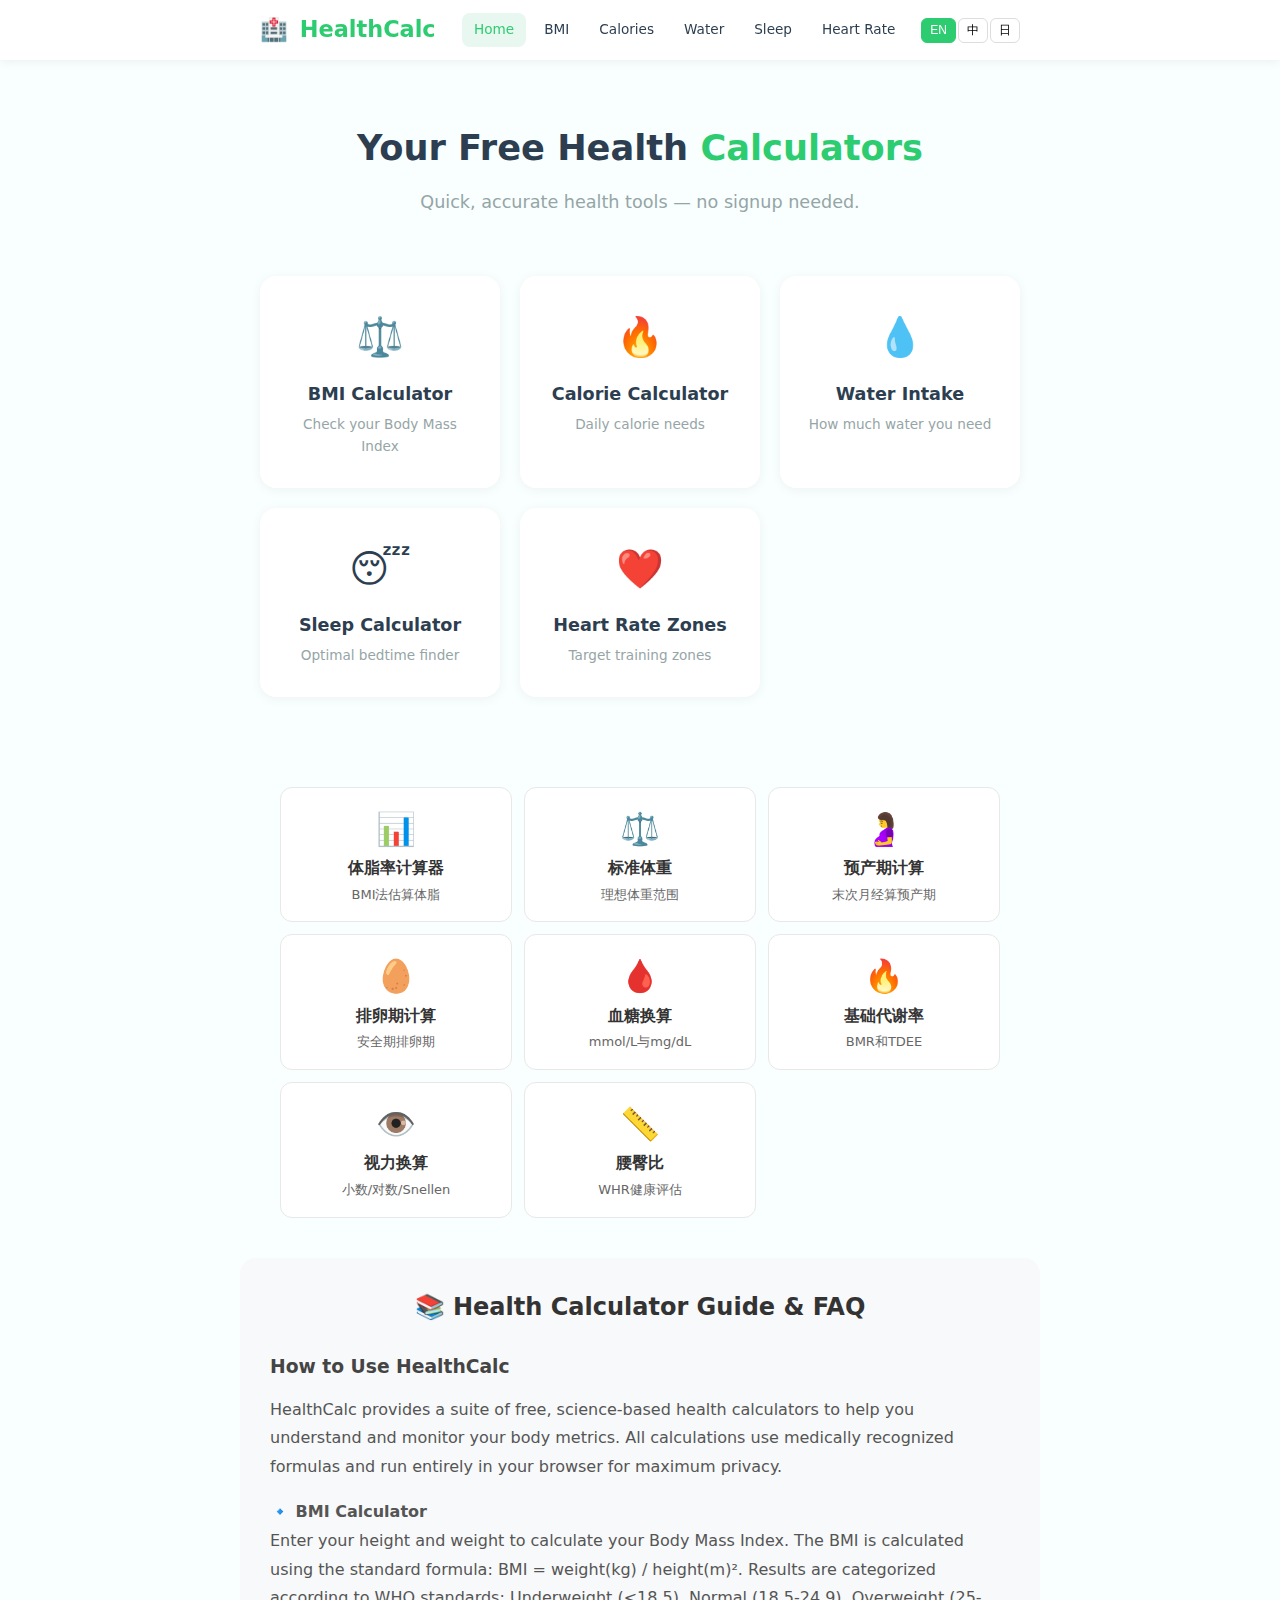
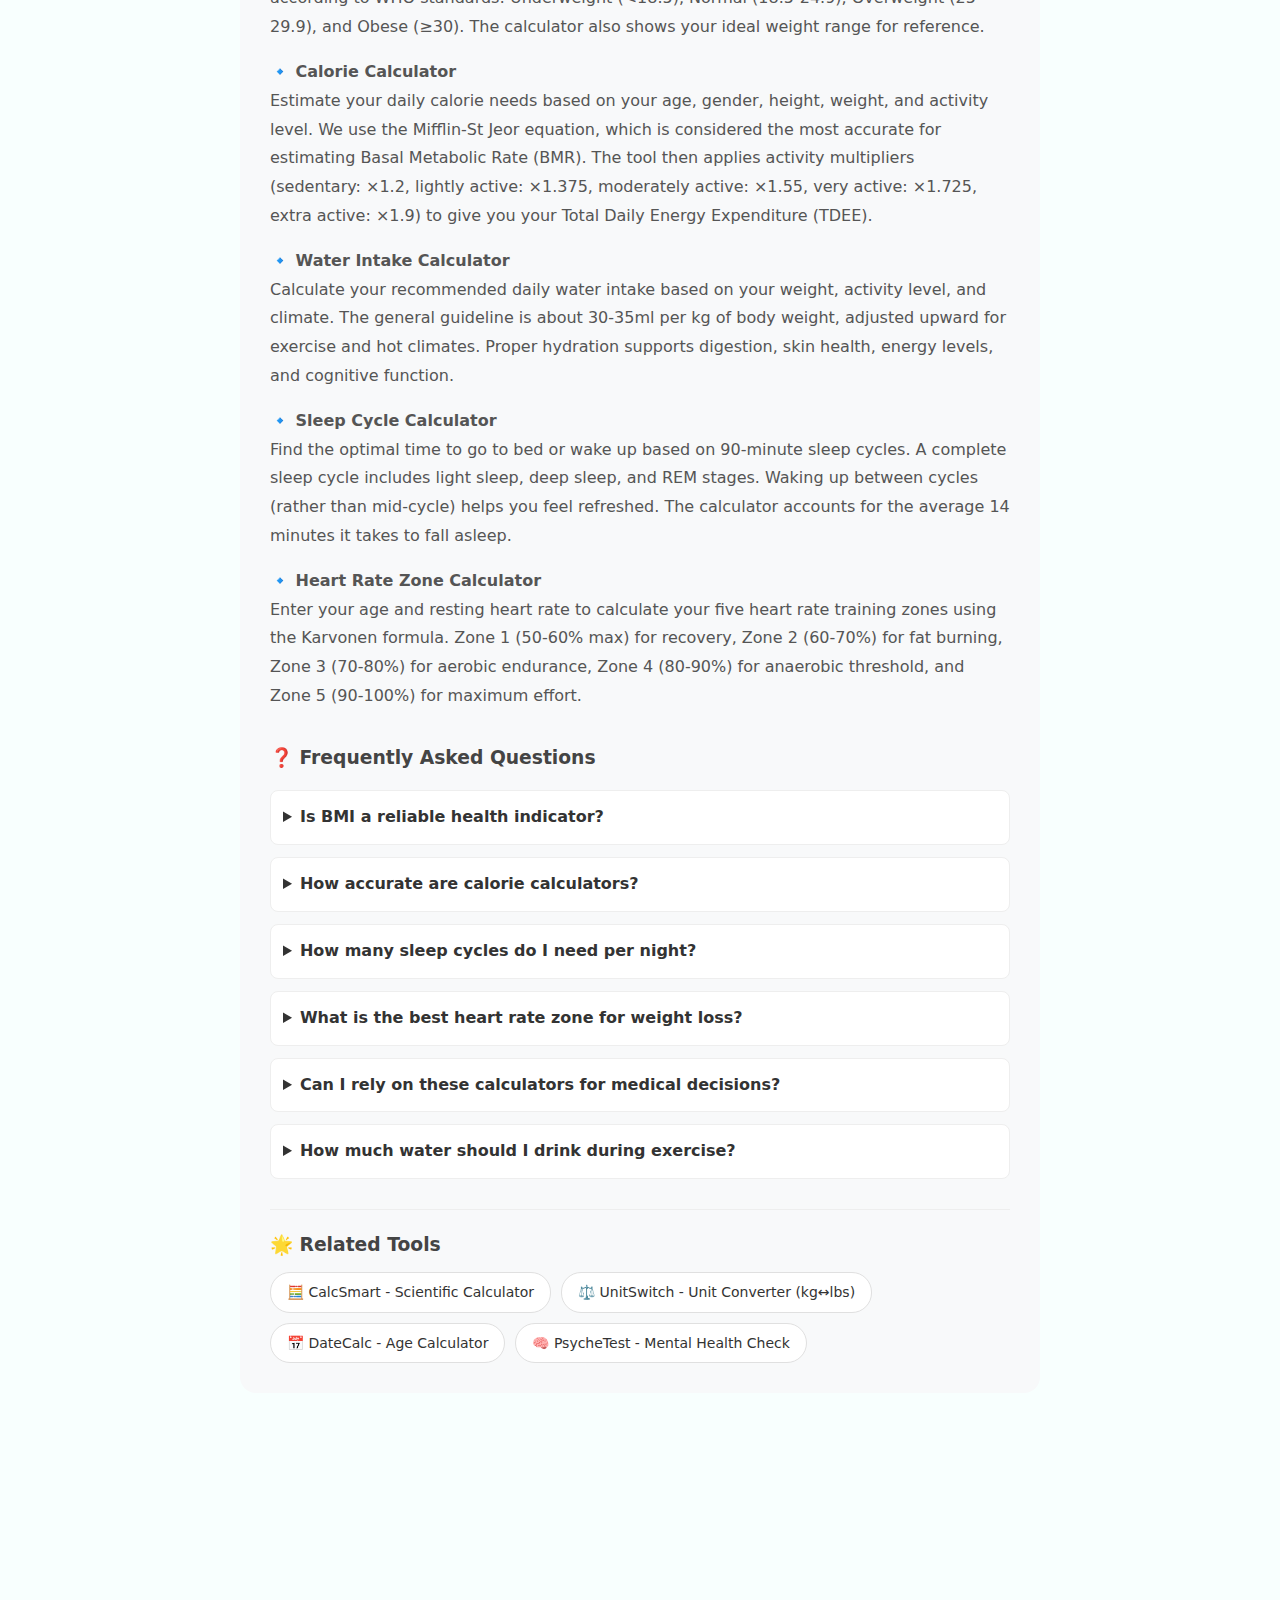
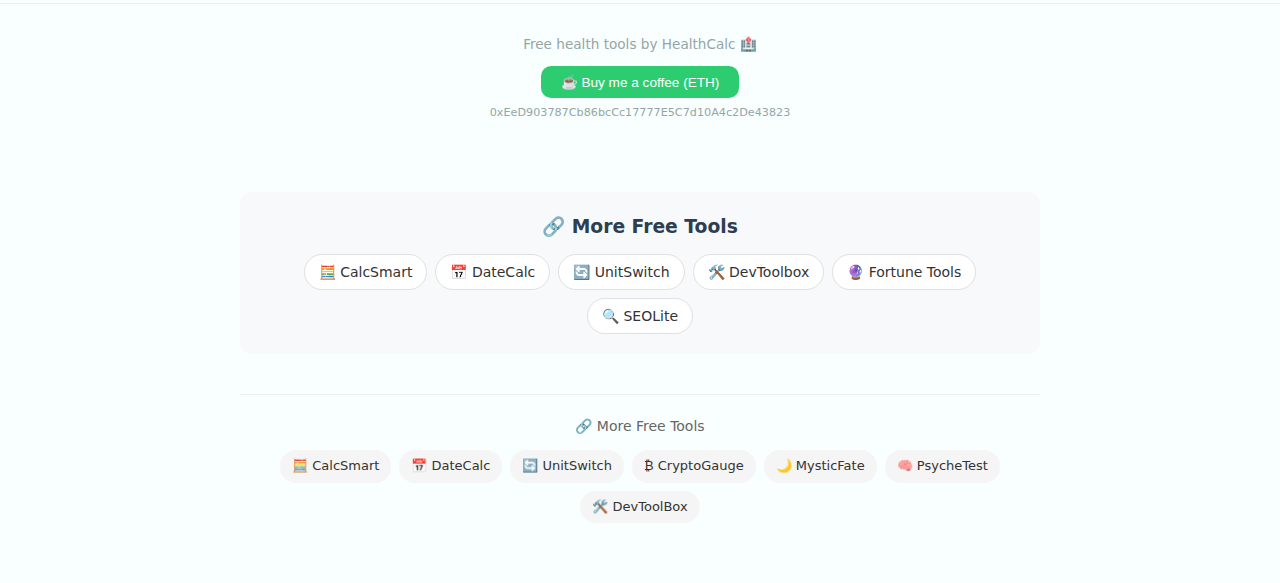
<file: index.html>
<!DOCTYPE html>
<html lang="en">
<head>
<meta charset="UTF-8"><meta name="viewport" content="width=device-width,initial-scale=1">
<title>HealthCalc 🏥 - Free Health Calculators | BMI, Calorie, Sleep Calculator</title>
<meta name="description" content="Free online health calculators: BMI calculator, calorie calculator, water intake, sleep cycle calculator, heart rate zones. No signup needed.">
<meta name="keywords" content="BMI calculator, calorie calculator, sleep cycle calculator, water intake calculator, heart rate zones, health tools">
<link rel="canonical" href="https://rorojiao.github.io/healthcalc/">
<meta property="og:title" content="HealthCalc - Free Health Calculators">
<meta property="og:description" content="Quick, accurate health calculators. BMI, calories, water intake, sleep cycles, heart rate zones.">
<meta property="og:url" content="https://rorojiao.github.io/healthcalc/">
    <meta property="og:image" content="https://rorojiao.github.io/healthcalc/og-image.png">
    <meta name="twitter:card" content="summary_large_image">
    <meta name="twitter:title" content="HealthCalc - Free Health Calculators">
    <meta name="twitter:description" content="Quick, accurate health calculators. BMI, calories, water intake, sleep cycles, heart rate zones.">
<link rel="stylesheet" href="style.css">
    <script type="application/ld+json">
    {
        "@context": "https://schema.org",
        "@type": "WebApplication",
        "name": "HealthCalc 🏥 - Free Health Calculators | BMI, Calorie, Sleep Calculator",
        "description": "Free online health calculators: BMI calculator, calorie calculator, water intake, sleep cycle calculator, heart rate zones. No signup needed.",
        "url": "https://rorojiao.github.io/healthcalc/",
        "applicationCategory": "UtilityApplication",
        "operatingSystem": "All",
        "offers": { "@type": "Offer", "price": "0", "priceCurrency": "USD" }
    }
    </script>
</head>
<body>
<nav><div class="container">
  <a href="index.html" class="logo"><span>🏥</span> HealthCalc</a>
  <div class="nav-links">
    <a href="index.html" class="active" data-i18n="nav.home">Home</a>
    <a href="bmi.html" data-i18n="nav.bmi">BMI</a>
    <a href="calories.html" data-i18n="nav.calories">Calories</a>
    <a href="water.html" data-i18n="nav.water">Water</a>
    <a href="sleep.html" data-i18n="nav.sleep">Sleep</a>
    <a href="heart-rate.html" data-i18n="nav.heart">Heart Rate</a>
    <div class="lang-sw">
      <button data-lang="en" onclick="setLang('en')">EN</button>
      <button data-lang="zh" onclick="setLang('zh')">中</button>
      <button data-lang="ja" onclick="setLang('ja')">日</button>
    </div>
  </div>
</div></nav>

<div class="container">
  <div class="hero">
    <h1 data-i18n="home.title">Your Free Health <span class="accent">Calculators</span></h1>
    <p data-i18n="home.sub">Quick, accurate health tools — no signup needed.</p>
  </div>
  <div class="cards" id="card-grid"></div>
  <div style="max-width:900px;margin:30px auto;display:grid;grid-template-columns:repeat(auto-fill,minmax(200px,1fr));gap:12px;padding:0 20px">
    <a href="body-fat.html" style="padding:16px;background:#fff;border-radius:12px;text-decoration:none;color:#333;border:1px solid #e8e8e8;text-align:center"><div style="font-size:32px">📊</div><b>体脂率计算器</b><p style="font-size:13px;color:#666;margin-top:4px">BMI法估算体脂</p></a>
    <a href="ideal-weight.html" style="padding:16px;background:#fff;border-radius:12px;text-decoration:none;color:#333;border:1px solid #e8e8e8;text-align:center"><div style="font-size:32px">⚖️</div><b>标准体重</b><p style="font-size:13px;color:#666;margin-top:4px">理想体重范围</p></a>
    <a href="pregnancy.html" style="padding:16px;background:#fff;border-radius:12px;text-decoration:none;color:#333;border:1px solid #e8e8e8;text-align:center"><div style="font-size:32px">🤰</div><b>预产期计算</b><p style="font-size:13px;color:#666;margin-top:4px">末次月经算预产期</p></a>
    <a href="ovulation.html" style="padding:16px;background:#fff;border-radius:12px;text-decoration:none;color:#333;border:1px solid #e8e8e8;text-align:center"><div style="font-size:32px">🥚</div><b>排卵期计算</b><p style="font-size:13px;color:#666;margin-top:4px">安全期排卵期</p></a>
    <a href="blood-sugar.html" style="padding:16px;background:#fff;border-radius:12px;text-decoration:none;color:#333;border:1px solid #e8e8e8;text-align:center"><div style="font-size:32px">🩸</div><b>血糖换算</b><p style="font-size:13px;color:#666;margin-top:4px">mmol/L与mg/dL</p></a>
    <a href="bmr.html" style="padding:16px;background:#fff;border-radius:12px;text-decoration:none;color:#333;border:1px solid #e8e8e8;text-align:center"><div style="font-size:32px">🔥</div><b>基础代谢率</b><p style="font-size:13px;color:#666;margin-top:4px">BMR和TDEE</p></a>
    <a href="vision.html" style="padding:16px;background:#fff;border-radius:12px;text-decoration:none;color:#333;border:1px solid #e8e8e8;text-align:center"><div style="font-size:32px">👁️</div><b>视力换算</b><p style="font-size:13px;color:#666;margin-top:4px">小数/对数/Snellen</p></a>
    <a href="waist.html" style="padding:16px;background:#fff;border-radius:12px;text-decoration:none;color:#333;border:1px solid #e8e8e8;text-align:center"><div style="font-size:32px">📏</div><b>腰臀比</b><p style="font-size:13px;color:#666;margin-top:4px">WHR健康评估</p></a>
  </div>
</div>


<section class="faq-section" style="max-width:800px;margin:40px auto;padding:30px;background:#f8f9fa;border-radius:16px;">
<h2 style="text-align:center;margin-bottom:24px;color:#333;">📚 Health Calculator Guide & FAQ</h2>

<div class="guide" style="margin-bottom:30px;line-height:1.8;color:#555;">
<h3 style="color:#444;margin-bottom:12px;">How to Use HealthCalc</h3>
<p>HealthCalc provides a suite of free, science-based health calculators to help you understand and monitor your body metrics. All calculations use medically recognized formulas and run entirely in your browser for maximum privacy.</p>

<h4 style="margin-top:16px;">🔹 BMI Calculator</h4>
<p>Enter your height and weight to calculate your Body Mass Index. The BMI is calculated using the standard formula: BMI = weight(kg) / height(m)². Results are categorized according to WHO standards: Underweight (&lt;18.5), Normal (18.5-24.9), Overweight (25-29.9), and Obese (≥30). The calculator also shows your ideal weight range for reference.</p>

<h4 style="margin-top:16px;">🔹 Calorie Calculator</h4>
<p>Estimate your daily calorie needs based on your age, gender, height, weight, and activity level. We use the Mifflin-St Jeor equation, which is considered the most accurate for estimating Basal Metabolic Rate (BMR). The tool then applies activity multipliers (sedentary: ×1.2, lightly active: ×1.375, moderately active: ×1.55, very active: ×1.725, extra active: ×1.9) to give you your Total Daily Energy Expenditure (TDEE).</p>

<h4 style="margin-top:16px;">🔹 Water Intake Calculator</h4>
<p>Calculate your recommended daily water intake based on your weight, activity level, and climate. The general guideline is about 30-35ml per kg of body weight, adjusted upward for exercise and hot climates. Proper hydration supports digestion, skin health, energy levels, and cognitive function.</p>

<h4 style="margin-top:16px;">🔹 Sleep Cycle Calculator</h4>
<p>Find the optimal time to go to bed or wake up based on 90-minute sleep cycles. A complete sleep cycle includes light sleep, deep sleep, and REM stages. Waking up between cycles (rather than mid-cycle) helps you feel refreshed. The calculator accounts for the average 14 minutes it takes to fall asleep.</p>

<h4 style="margin-top:16px;">🔹 Heart Rate Zone Calculator</h4>
<p>Enter your age and resting heart rate to calculate your five heart rate training zones using the Karvonen formula. Zone 1 (50-60% max) for recovery, Zone 2 (60-70%) for fat burning, Zone 3 (70-80%) for aerobic endurance, Zone 4 (80-90%) for anaerobic threshold, and Zone 5 (90-100%) for maximum effort.</p>
</div>

<div class="faq-list" style="line-height:1.8;">
<h3 style="color:#444;margin-bottom:16px;">❓ Frequently Asked Questions</h3>

<details style="margin-bottom:12px;padding:12px;background:#fff;border-radius:8px;border:1px solid #eee;">
<summary style="font-weight:600;cursor:pointer;color:#333;">Is BMI a reliable health indicator?</summary>
<p style="margin-top:8px;color:#666;">BMI is a useful screening tool but has limitations. It doesn't distinguish between muscle and fat mass, so athletes may show a high BMI despite being healthy. It also doesn't account for body fat distribution. For a more complete picture, consider using BMI alongside waist circumference and body fat percentage measurements.</p>
</details>

<details style="margin-bottom:12px;padding:12px;background:#fff;border-radius:8px;border:1px solid #eee;">
<summary style="font-weight:600;cursor:pointer;color:#333;">How accurate are calorie calculators?</summary>
<p style="margin-top:8px;color:#666;">The Mifflin-St Jeor equation we use is estimated to be within 10% of actual metabolic rate for most people. However, individual metabolism varies based on genetics, muscle mass, hormonal factors, and more. Use the result as a starting point and adjust based on your real-world results over 2-4 weeks.</p>
</details>

<details style="margin-bottom:12px;padding:12px;background:#fff;border-radius:8px;border:1px solid #eee;">
<summary style="font-weight:600;cursor:pointer;color:#333;">How many sleep cycles do I need per night?</summary>
<p style="margin-top:8px;color:#666;">Most adults need 5-6 complete sleep cycles (7.5-9 hours) per night. However, sleep needs vary by age and individual. Teens may need 6 cycles (9 hours), while some adults function well on 5 cycles (7.5 hours). The key is to wake up at the end of a cycle rather than in the middle of one.</p>
</details>

<details style="margin-bottom:12px;padding:12px;background:#fff;border-radius:8px;border:1px solid #eee;">
<summary style="font-weight:600;cursor:pointer;color:#333;">What is the best heart rate zone for weight loss?</summary>
<p style="margin-top:8px;color:#666;">While Zone 2 (60-70% max HR) is often called the "fat burning zone" because a higher percentage of calories come from fat, higher intensity zones burn more total calories per minute. For weight loss, a mix of Zone 2 steady-state cardio and Zone 4 interval training is most effective. Consistency matters more than zone selection.</p>
</details>

<details style="margin-bottom:12px;padding:12px;background:#fff;border-radius:8px;border:1px solid #eee;">
<summary style="font-weight:600;cursor:pointer;color:#333;">Can I rely on these calculators for medical decisions?</summary>
<p style="margin-top:8px;color:#666;">These calculators are designed for general wellness information and should not replace professional medical advice. They use standard, peer-reviewed formulas but cannot account for individual health conditions. Always consult with a healthcare provider for medical decisions, especially if you have existing health conditions.</p>
</details>

<details style="margin-bottom:12px;padding:12px;background:#fff;border-radius:8px;border:1px solid #eee;">
<summary style="font-weight:600;cursor:pointer;color:#333;">How much water should I drink during exercise?</summary>
<p style="margin-top:8px;color:#666;">The American College of Sports Medicine recommends drinking 500ml of water 2 hours before exercise, 200-300ml every 15-20 minutes during exercise, and at least 500ml after exercise for every pound of body weight lost during the workout. In hot weather, increase these amounts by 25-50%.</p>
</details>
</div>

<div class="related" style="margin-top:30px;padding-top:20px;border-top:1px solid #eee;">
<h3 style="color:#444;margin-bottom:12px;">🌟 Related Tools</h3>
<div style="display:flex;flex-wrap:wrap;gap:10px;">
<a href="https://rorojiao.github.io/calcsmart/" style="padding:8px 16px;background:#fff;border-radius:20px;text-decoration:none;color:#333;border:1px solid #e0e0e0;font-size:14px;">🧮 CalcSmart - Scientific Calculator</a>
<a href="https://rorojiao.github.io/unitswitch/" style="padding:8px 16px;background:#fff;border-radius:20px;text-decoration:none;color:#333;border:1px solid #e0e0e0;font-size:14px;">⚖️ UnitSwitch - Unit Converter (kg↔lbs)</a>
<a href="https://rorojiao.github.io/datecalc/" style="padding:8px 16px;background:#fff;border-radius:20px;text-decoration:none;color:#333;border:1px solid #e0e0e0;font-size:14px;">📅 DateCalc - Age Calculator</a>
<a href="https://rorojiao.github.io/psychetest/" style="padding:8px 16px;background:#fff;border-radius:20px;text-decoration:none;color:#333;border:1px solid #e0e0e0;font-size:14px;">🧠 PsycheTest - Mental Health Check</a>
</div>
</div>
</section>

<!-- AADS Crypto Ad -->
<div id="aads-ad" style="text-align:center;margin:20px auto;max-width:728px;">
  <!-- Ad unit will be inserted after AADS registration -->

  <iframe data-aa="2427662" src="//acceptable.a-ads.com/2427662/?size=Adaptive" style="border:0; padding:0; width:100%; height:auto; min-height:60px; overflow:hidden; display:block; margin:auto;"></iframe>
</div>
<footer><div class="container">
  <span data-i18n="footer.made">Free health tools by</span> HealthCalc 🏥<br>
  <button class="tip-btn" onclick="navigator.clipboard.writeText('0xEeD903787Cb86bcCc17777E5C7d10A4c2De43823').then(()=>this.textContent='✅ Copied!')" data-i18n="footer.tip">☕ Buy me a coffee (ETH)</button>
  <div class="tip-addr">0xEeD903787Cb86bcCc17777E5C7d10A4c2De43823</div>
</div></footer>
<script src="i18n.js"></script>
<div class="more-tools" style="max-width:800px;margin:40px auto;padding:20px;background:#f8f9fa;border-radius:12px;text-align:center">
  <h3 style="margin-bottom:12px">🔗 More Free Tools</h3>
  <div style="display:flex;flex-wrap:wrap;gap:8px;justify-content:center">
    <a href="https://rorojiao.github.io/calcsmart/" style="padding:6px 14px;background:#fff;border-radius:20px;text-decoration:none;color:#333;border:1px solid #e0e0e0;font-size:14px">🧮 CalcSmart</a>
    <a href="https://rorojiao.github.io/datecalc/" style="padding:6px 14px;background:#fff;border-radius:20px;text-decoration:none;color:#333;border:1px solid #e0e0e0;font-size:14px">📅 DateCalc</a>
    <a href="https://rorojiao.github.io/unitswitch/" style="padding:6px 14px;background:#fff;border-radius:20px;text-decoration:none;color:#333;border:1px solid #e0e0e0;font-size:14px">🔄 UnitSwitch</a>
    <a href="https://rorojiao.github.io/devtoolbox/" style="padding:6px 14px;background:#fff;border-radius:20px;text-decoration:none;color:#333;border:1px solid #e0e0e0;font-size:14px">🛠️ DevToolbox</a>
    <a href="https://rorojiao.github.io/fortune-tools/" style="padding:6px 14px;background:#fff;border-radius:20px;text-decoration:none;color:#333;border:1px solid #e0e0e0;font-size:14px">🔮 Fortune Tools</a>
    <a href="https://rorojiao.github.io/seolite/" style="padding:6px 14px;background:#fff;border-radius:20px;text-decoration:none;color:#333;border:1px solid #e0e0e0;font-size:14px">🔍 SEOLite</a>
  </div>
</div>

<!-- internal-links-start -->
<div style="max-width:800px;margin:40px auto;padding:20px;text-align:center;border-top:1px solid #eee;">
  <p style="font-size:14px;color:#666;margin-bottom:12px;">🔗 More Free Tools</p>
  <div style="display:flex;flex-wrap:wrap;justify-content:center;gap:8px;">
    <a href="https://rorojiao.github.io/calcsmart/" target="_blank" rel="noopener" style="display:inline-block;padding:6px 12px;background:#f5f5f5;border-radius:16px;text-decoration:none;color:#333;font-size:13px;">🧮 CalcSmart</a>
    <a href="https://rorojiao.github.io/datecalc/" target="_blank" rel="noopener" style="display:inline-block;padding:6px 12px;background:#f5f5f5;border-radius:16px;text-decoration:none;color:#333;font-size:13px;">📅 DateCalc</a>
    <a href="https://rorojiao.github.io/unitswitch/" target="_blank" rel="noopener" style="display:inline-block;padding:6px 12px;background:#f5f5f5;border-radius:16px;text-decoration:none;color:#333;font-size:13px;">🔄 UnitSwitch</a>
    <a href="https://rorojiao.github.io/cryptogauge/" target="_blank" rel="noopener" style="display:inline-block;padding:6px 12px;background:#f5f5f5;border-radius:16px;text-decoration:none;color:#333;font-size:13px;">₿ CryptoGauge</a>
    <a href="https://rorojiao.github.io/mysticfate/" target="_blank" rel="noopener" style="display:inline-block;padding:6px 12px;background:#f5f5f5;border-radius:16px;text-decoration:none;color:#333;font-size:13px;">🌙 MysticFate</a>
    <a href="https://rorojiao.github.io/psychetest/" target="_blank" rel="noopener" style="display:inline-block;padding:6px 12px;background:#f5f5f5;border-radius:16px;text-decoration:none;color:#333;font-size:13px;">🧠 PsycheTest</a>
    <a href="https://rorojiao.github.io/devtoolbox/" target="_blank" rel="noopener" style="display:inline-block;padding:6px 12px;background:#f5f5f5;border-radius:16px;text-decoration:none;color:#333;font-size:13px;">🛠️ DevToolBox</a>  </div>
</div>
<!-- internal-links-end -->
<!-- Analytics -->
<script>
(function(){var s=location.hostname,p=location.pathname;new Image().src="https://site-analytics.cap.1ktower.com/hit?s="+encodeURIComponent(s)+"&p="+encodeURIComponent(p)+"&t="+Date.now();})()
</script>
</body></html>
</file>
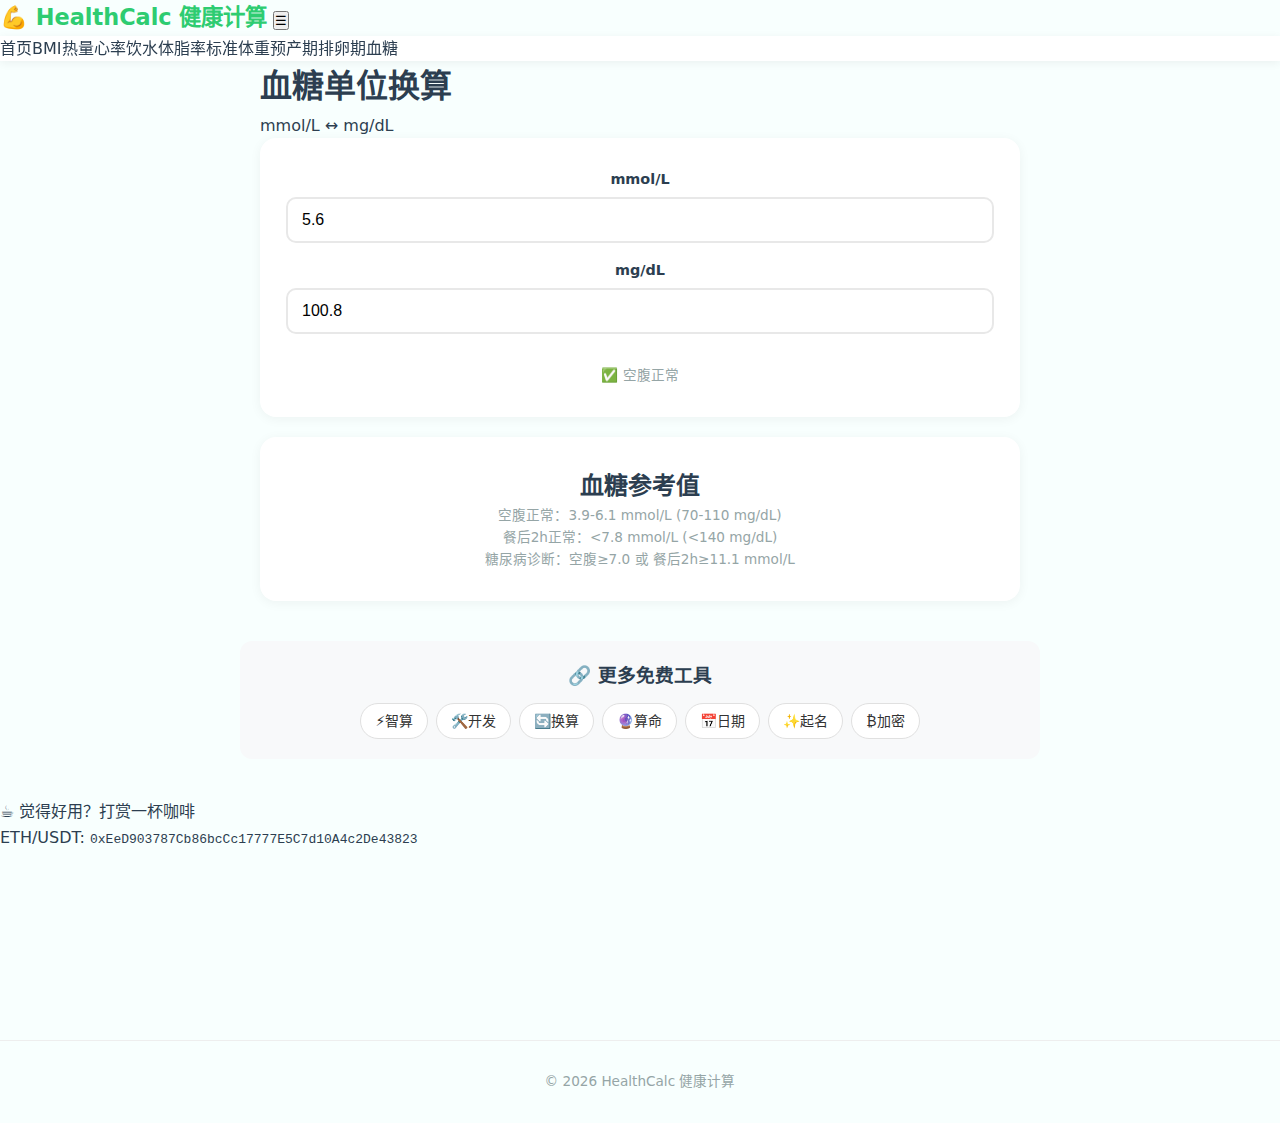
<file: blood-sugar.html>
<!DOCTYPE html>
<html lang="zh-CN">
<head>
<meta charset="UTF-8">
<meta name="viewport" content="width=device-width,initial-scale=1.0">
<title>血糖单位换算 | HealthCalc</title>
<meta name="description" content="血糖mmol/L和mg/dL单位互转。">
<meta name="keywords" content="血糖换算,血糖单位转换">
<link rel="canonical" href="https://rorojiao.github.io/healthcalc/blood-sugar.html">
<link rel="stylesheet" href="style.css">
<meta property="og:title" content="血糖单位换算 | HealthCalc">
<meta property="og:description" content="血糖mmol/L和mg/dL单位互转。">
<meta property="og:type" content="website">
<meta property="og:url" content="https://rorojiao.github.io/healthcalc/blood-sugar.html">
<meta name="twitter:card" content="summary">
<script type="application/ld+json">
{"@context":"https://schema.org","@type":"WebApplication","name":"血糖单位换算","url":"https://rorojiao.github.io/healthcalc/blood-sugar.html","description":"血糖mmol/L和mg/dL单位互转。"}</script>
</head>
<body>
<header class="header"><div class="header-inner">
<a href="index.html" class="logo">💪 HealthCalc 健康计算</a>
<button class="nav-toggle" onclick="document.querySelector('.nav').classList.toggle('open')">☰</button>
<nav class="nav"><a href="index.html">首页</a><a href="bmi.html">BMI</a><a href="calories.html">热量</a><a href="heart-rate.html">心率</a><a href="water.html">饮水</a><a href="body-fat.html">体脂率</a><a href="ideal-weight.html">标准体重</a><a href="pregnancy.html">预产期</a><a href="ovulation.html">排卵期</a><a href="blood-sugar.html" class=active>血糖</a></nav>
</div></header>
<div class="container">
<h1>血糖单位换算</h1><p class="subtitle">mmol/L ↔ mg/dL</p><div class="card"><div class="form-row"><div class="form-group"><label>mmol/L</label><input type="number" id="mmol" value="5.6" step="0.1" oninput="fromMmol()"></div><div class="form-group"><label>mg/dL</label><input type="number" id="mgdl" value="" step="1" oninput="fromMg()"></div></div><div id="r" style="margin-top:15px;font-size:18px"></div></div><div class="card" style="margin-top:20px"><h2>血糖参考值</h2><p>空腹正常：3.9-6.1 mmol/L (70-110 mg/dL)</p><p>餐后2h正常：&lt;7.8 mmol/L (&lt;140 mg/dL)</p><p>糖尿病诊断：空腹≥7.0 或 餐后2h≥11.1 mmol/L</p></div><script>function fromMmol(){const v=+document.getElementById("mmol").value;document.getElementById("mgdl").value=(v*18).toFixed(1);show(v)}function fromMg(){const v=+document.getElementById("mgdl").value;const m=v/18;document.getElementById("mmol").value=m.toFixed(2);show(m)}function show(v){let s="";if(v<3.9)s="⚠️ 偏低";else if(v<=6.1)s="✅ 空腹正常";else if(v<=7.0)s="⚠️ 空腹偏高";else s="🔴 需就医";document.getElementById("r").innerHTML="<p>"+s+"</p>"}fromMmol()</script>
</div>
<div class="more-tools" style="max-width:800px;margin:40px auto;padding:20px;background:#f8f9fa;border-radius:12px;text-align:center">
<h3 style="margin-bottom:12px">🔗 更多免费工具</h3>
<div style="display:flex;flex-wrap:wrap;gap:8px;justify-content:center"><a href="https://rorojiao.github.io/calcsmart/" style="padding:6px 14px;background:#fff;border-radius:20px;text-decoration:none;color:#333;border:1px solid #e0e0e0;font-size:14px">⚡智算</a>
<a href="https://rorojiao.github.io/devtoolbox/" style="padding:6px 14px;background:#fff;border-radius:20px;text-decoration:none;color:#333;border:1px solid #e0e0e0;font-size:14px">🛠️开发</a>
<a href="https://rorojiao.github.io/unitswitch/" style="padding:6px 14px;background:#fff;border-radius:20px;text-decoration:none;color:#333;border:1px solid #e0e0e0;font-size:14px">🔄换算</a>
<a href="https://rorojiao.github.io/fortune-tools/" style="padding:6px 14px;background:#fff;border-radius:20px;text-decoration:none;color:#333;border:1px solid #e0e0e0;font-size:14px">🔮算命</a>
<a href="https://rorojiao.github.io/datecalc/" style="padding:6px 14px;background:#fff;border-radius:20px;text-decoration:none;color:#333;border:1px solid #e0e0e0;font-size:14px">📅日期</a>
<a href="https://rorojiao.github.io/namegenius/" style="padding:6px 14px;background:#fff;border-radius:20px;text-decoration:none;color:#333;border:1px solid #e0e0e0;font-size:14px">✨起名</a>
<a href="https://rorojiao.github.io/cryptogauge/" style="padding:6px 14px;background:#fff;border-radius:20px;text-decoration:none;color:#333;border:1px solid #e0e0e0;font-size:14px">₿加密</a></div></div>
<div class="donate"><p>☕ 觉得好用？打赏一杯咖啡</p><p>ETH/USDT: <code>0xEeD903787Cb86bcCc17777E5C7d10A4c2De43823</code></p></div>
<div style="text-align:center;margin:20px auto;max-width:728px;"><iframe data-aa="2427662" src="//acceptable.a-ads.com/2427662/?size=Adaptive" style="border:0;padding:0;width:100%;height:auto;min-height:60px;overflow:hidden;display:block;margin:auto;"></iframe></div>
<footer class="footer">© 2026 HealthCalc 健康计算</footer>
<script>fetch("https://site-analytics.cap.1ktower.com/hit?s="+encodeURIComponent(location.hostname)+"&p="+encodeURIComponent(location.pathname)).catch(()=>{})</script>
</body>
</html>
</file>
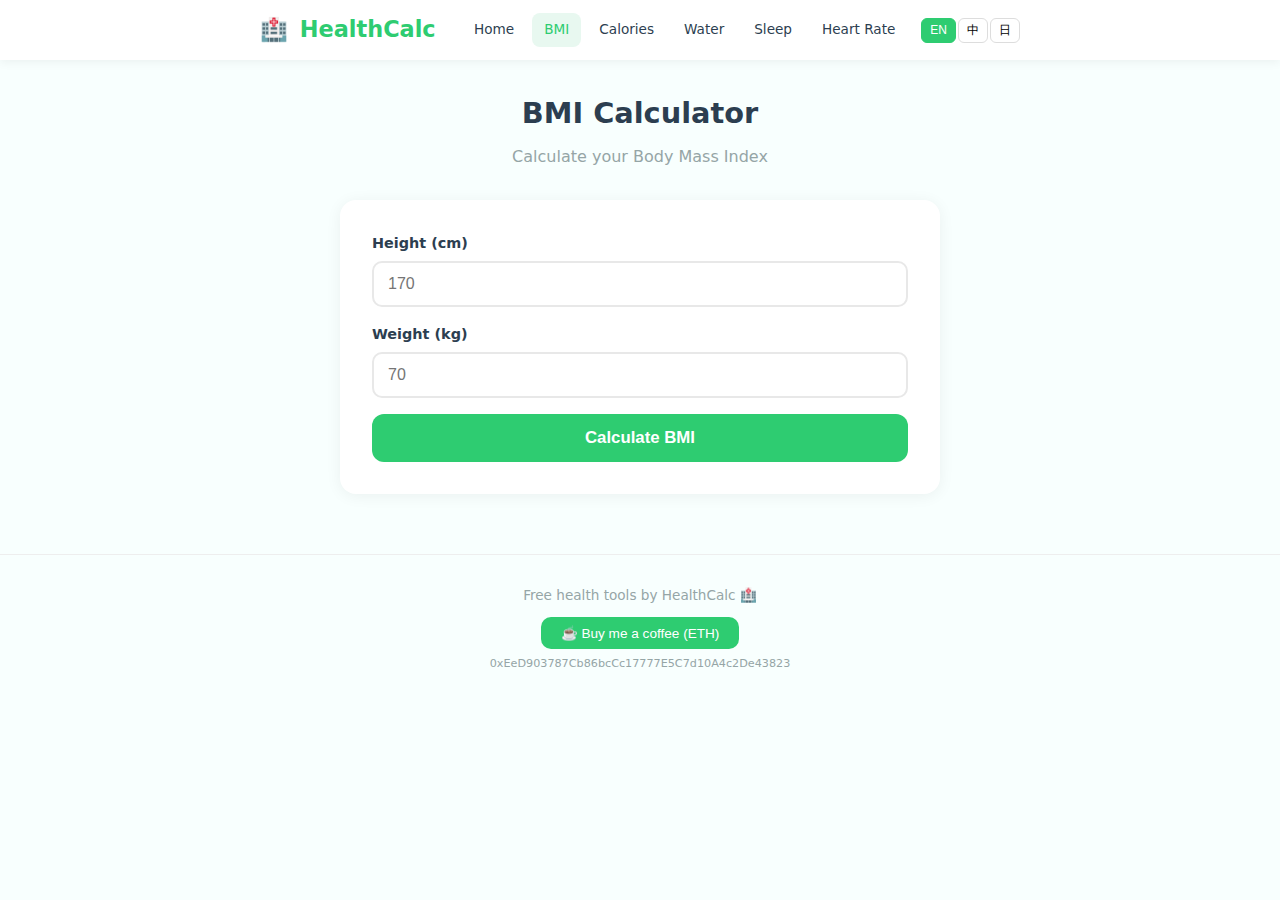
<file: bmi.html>
<!DOCTYPE html>
<html lang="en">
<head>
<meta charset="UTF-8"><meta name="viewport" content="width=device-width,initial-scale=1">
<title>BMI Calculator - HealthCalc 🏥 | Free Body Mass Index Calculator</title>
<meta name="description" content="Free BMI calculator. Enter height and weight to instantly calculate your Body Mass Index with visual health range indicator.">
<meta name="keywords" content="BMI calculator, body mass index, BMI chart, healthy weight, BMI計算, BMI 計算機">
<link rel="canonical" href="https://rorojiao.github.io/healthcalc/bmi.html">
<link rel="stylesheet" href="style.css">
</head>
<body>
<nav><div class="container">
  <a href="index.html" class="logo"><span>🏥</span> HealthCalc</a>
  <div class="nav-links">
    <a href="index.html" data-i18n="nav.home">Home</a>
    <a href="bmi.html" class="active" data-i18n="nav.bmi">BMI</a>
    <a href="calories.html" data-i18n="nav.calories">Calories</a>
    <a href="water.html" data-i18n="nav.water">Water</a>
    <a href="sleep.html" data-i18n="nav.sleep">Sleep</a>
    <a href="heart-rate.html" data-i18n="nav.heart">Heart Rate</a>
    <div class="lang-sw">
      <button data-lang="en" onclick="setLang('en')">EN</button>
      <button data-lang="zh" onclick="setLang('zh')">中</button>
      <button data-lang="ja" onclick="setLang('ja')">日</button>
    </div>
  </div>
</div></nav>

<div class="container calc-page">
  <h1 data-i18n="bmi.title">BMI Calculator</h1>
  <p class="subtitle" data-i18n="bmi.sub">Calculate your Body Mass Index</p>
  <div class="calc-box">
    <label data-i18n="bmi.height">Height (cm)</label>
    <input type="number" id="height" placeholder="170" min="50" max="300">
    <label data-i18n="bmi.weight">Weight (kg)</label>
    <input type="number" id="weight" placeholder="70" min="10" max="500">
    <button class="calc-btn" onclick="calcBMI()" data-i18n="bmi.btn">Calculate BMI</button>
    <div class="result" id="result">
      <h2 id="bmi-val"></h2>
      <div class="label" id="bmi-cat"></div>
      <div class="bmi-bar"><div class="bmi-marker" id="bmi-marker"></div></div>
      <div class="bmi-labels" id="bmi-labels"></div>
      <div class="advice" id="bmi-advice"></div>
    </div>
  </div>
</div>

<footer><div class="container">
  <span data-i18n="footer.made">Free health tools by</span> HealthCalc 🏥<br>
  <button class="tip-btn" onclick="navigator.clipboard.writeText('0xEeD903787Cb86bcCc17777E5C7d10A4c2De43823').then(()=>this.textContent='✅ Copied!')" data-i18n="footer.tip">☕ Buy me a coffee (ETH)</button>
  <div class="tip-addr">0xEeD903787Cb86bcCc17777E5C7d10A4c2De43823</div>
</div></footer>
<script src="i18n.js"></script>
<script>
function calcBMI(){
  const h=+document.getElementById('height').value/100;
  const w=+document.getElementById('weight').value;
  if(!h||!w)return;
  const bmi=w/(h*h);
  const idx=bmi<18.5?0:bmi<25?1:bmi<30?2:3;
  document.getElementById('bmi-val').textContent=bmi.toFixed(1);
  document.getElementById('bmi-cat').textContent=t('bmi.cat')[idx];
  // marker: BMI 10-40 mapped to 0-100%
  const pct=Math.min(100,Math.max(0,(bmi-10)/30*100));
  document.getElementById('bmi-marker').style.left=pct+'%';
  document.getElementById('bmi-labels').innerHTML=t('bmi.labels').map(l=>`<span>${l}</span>`).join('');
  document.getElementById('bmi-advice').innerHTML=t('bmi.adv')[idx];
  document.getElementById('result').classList.add('show');
}
</script>
</body></html>
</file>
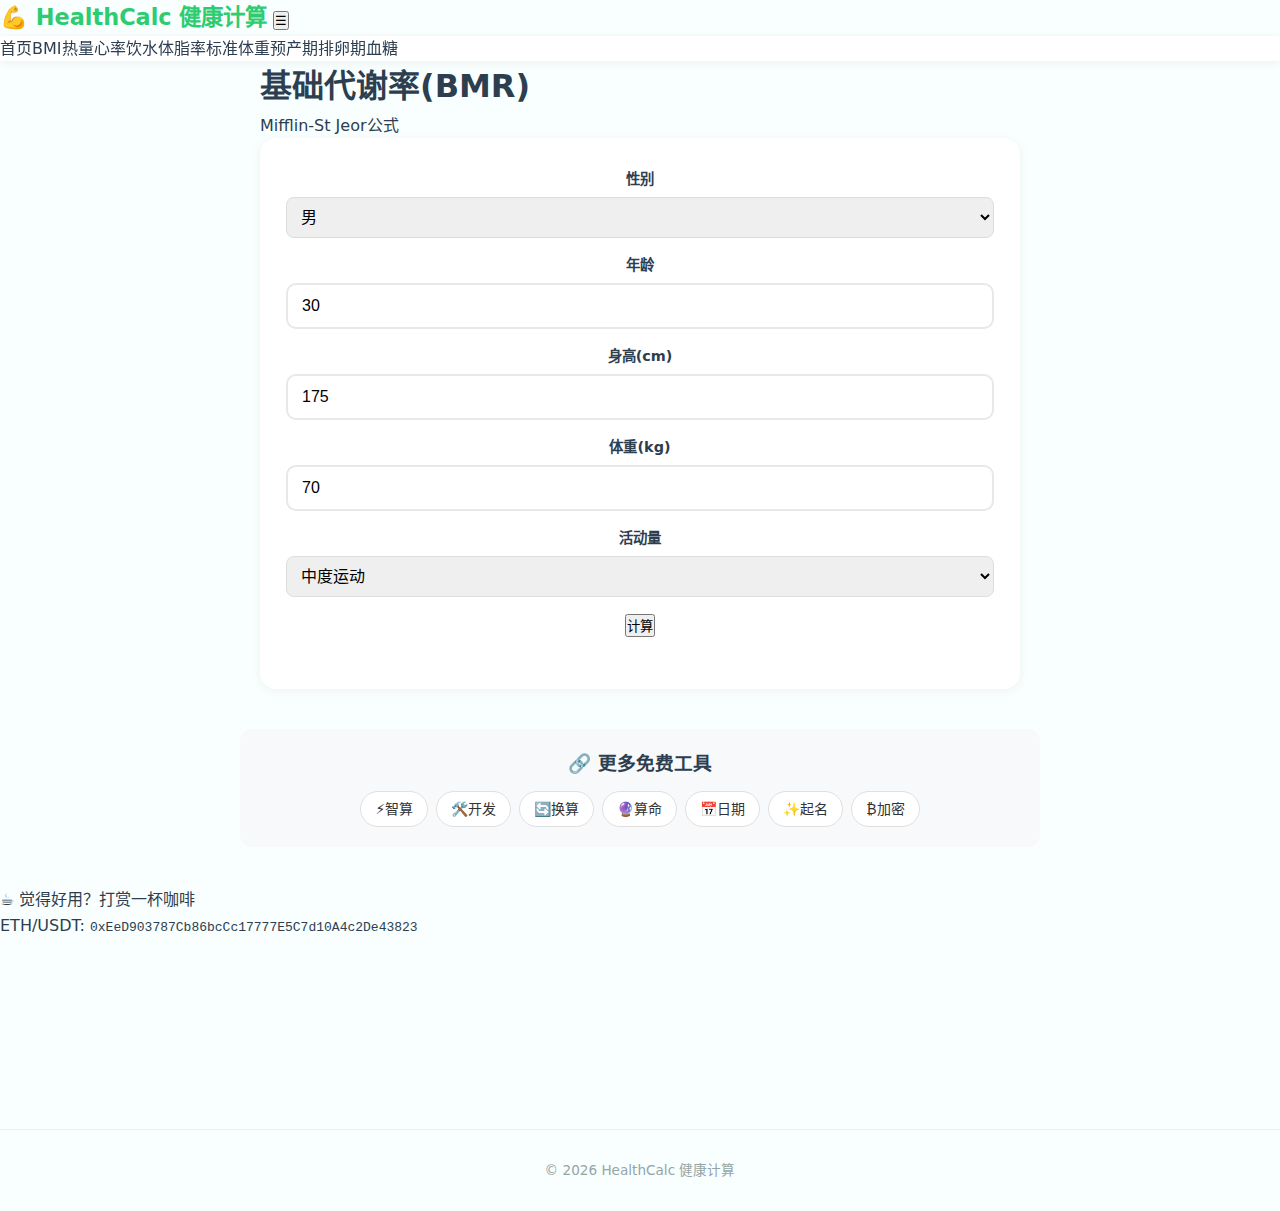
<file: bmr.html>
<!DOCTYPE html>
<html lang="zh-CN">
<head>
<meta charset="UTF-8">
<meta name="viewport" content="width=device-width,initial-scale=1.0">
<title>基础代谢率计算器 | HealthCalc</title>
<meta name="description" content="计算基础代谢率BMR和每日总消耗TDEE。">
<meta name="keywords" content="基础代谢率,BMR计算器,TDEE">
<link rel="canonical" href="https://rorojiao.github.io/healthcalc/bmr.html">
<link rel="stylesheet" href="style.css">
<meta property="og:title" content="基础代谢率计算器 | HealthCalc">
<meta property="og:description" content="计算基础代谢率BMR和每日总消耗TDEE。">
<meta property="og:type" content="website">
<meta property="og:url" content="https://rorojiao.github.io/healthcalc/bmr.html">
<meta name="twitter:card" content="summary">
<script type="application/ld+json">
{"@context":"https://schema.org","@type":"WebApplication","name":"基础代谢率计算器","url":"https://rorojiao.github.io/healthcalc/bmr.html","description":"计算基础代谢率BMR和每日总消耗TDEE。"}</script>
</head>
<body>
<header class="header"><div class="header-inner">
<a href="index.html" class="logo">💪 HealthCalc 健康计算</a>
<button class="nav-toggle" onclick="document.querySelector('.nav').classList.toggle('open')">☰</button>
<nav class="nav"><a href="index.html">首页</a><a href="bmi.html">BMI</a><a href="calories.html">热量</a><a href="heart-rate.html">心率</a><a href="water.html">饮水</a><a href="body-fat.html">体脂率</a><a href="ideal-weight.html">标准体重</a><a href="pregnancy.html">预产期</a><a href="ovulation.html">排卵期</a><a href="blood-sugar.html">血糖</a></nav>
</div></header>
<div class="container">
<h1>基础代谢率(BMR)</h1><p class="subtitle">Mifflin-St Jeor公式</p><div class="card"><div class="form-row"><div class="form-group"><label>性别</label><select id="sex" style="width:100%;padding:10px;border-radius:8px;border:1px solid #ddd"><option value="m">男</option><option value="f">女</option></select></div><div class="form-group"><label>年龄</label><input type="number" id="age" value="30"></div></div><div class="form-row"><div class="form-group"><label>身高(cm)</label><input type="number" id="h" value="175"></div><div class="form-group"><label>体重(kg)</label><input type="number" id="w" value="70"></div></div><div class="form-group"><label>活动量</label><select id="act" style="width:100%;padding:10px;border-radius:8px;border:1px solid #ddd"><option value="1.2">久坐</option><option value="1.375">轻度运动</option><option value="1.55" selected>中度运动</option><option value="1.725">重度运动</option><option value="1.9">专业运动员</option></select></div><button class="btn" onclick="calc()">计算</button><div id="r" style="margin-top:20px;font-size:18px"></div></div><script>function calc(){const s=document.getElementById("sex").value,a=+document.getElementById("age").value,h=+document.getElementById("h").value,w=+document.getElementById("w").value,act=+document.getElementById("act").value;const bmr=s==="m"?10*w+6.25*h-5*a+5:10*w+6.25*h-5*a-161;const tdee=bmr*act;document.getElementById("r").innerHTML="<p>🔥 BMR：<b>"+bmr.toFixed(0)+" kcal/天</b></p><p>⚡ TDEE：<b style=color:#2563eb;font-size:22px>"+tdee.toFixed(0)+" kcal/天</b></p><p>减脂建议：每天摄入 <b>"+(tdee-500).toFixed(0)+" kcal</b>（TDEE-500）</p>"}</script>
</div>
<div class="more-tools" style="max-width:800px;margin:40px auto;padding:20px;background:#f8f9fa;border-radius:12px;text-align:center">
<h3 style="margin-bottom:12px">🔗 更多免费工具</h3>
<div style="display:flex;flex-wrap:wrap;gap:8px;justify-content:center"><a href="https://rorojiao.github.io/calcsmart/" style="padding:6px 14px;background:#fff;border-radius:20px;text-decoration:none;color:#333;border:1px solid #e0e0e0;font-size:14px">⚡智算</a>
<a href="https://rorojiao.github.io/devtoolbox/" style="padding:6px 14px;background:#fff;border-radius:20px;text-decoration:none;color:#333;border:1px solid #e0e0e0;font-size:14px">🛠️开发</a>
<a href="https://rorojiao.github.io/unitswitch/" style="padding:6px 14px;background:#fff;border-radius:20px;text-decoration:none;color:#333;border:1px solid #e0e0e0;font-size:14px">🔄换算</a>
<a href="https://rorojiao.github.io/fortune-tools/" style="padding:6px 14px;background:#fff;border-radius:20px;text-decoration:none;color:#333;border:1px solid #e0e0e0;font-size:14px">🔮算命</a>
<a href="https://rorojiao.github.io/datecalc/" style="padding:6px 14px;background:#fff;border-radius:20px;text-decoration:none;color:#333;border:1px solid #e0e0e0;font-size:14px">📅日期</a>
<a href="https://rorojiao.github.io/namegenius/" style="padding:6px 14px;background:#fff;border-radius:20px;text-decoration:none;color:#333;border:1px solid #e0e0e0;font-size:14px">✨起名</a>
<a href="https://rorojiao.github.io/cryptogauge/" style="padding:6px 14px;background:#fff;border-radius:20px;text-decoration:none;color:#333;border:1px solid #e0e0e0;font-size:14px">₿加密</a></div></div>
<div class="donate"><p>☕ 觉得好用？打赏一杯咖啡</p><p>ETH/USDT: <code>0xEeD903787Cb86bcCc17777E5C7d10A4c2De43823</code></p></div>
<div style="text-align:center;margin:20px auto;max-width:728px;"><iframe data-aa="2427662" src="//acceptable.a-ads.com/2427662/?size=Adaptive" style="border:0;padding:0;width:100%;height:auto;min-height:60px;overflow:hidden;display:block;margin:auto;"></iframe></div>
<footer class="footer">© 2026 HealthCalc 健康计算</footer>
<script>fetch("https://site-analytics.cap.1ktower.com/hit?s="+encodeURIComponent(location.hostname)+"&p="+encodeURIComponent(location.pathname)).catch(()=>{})</script>
</body>
</html>
</file>
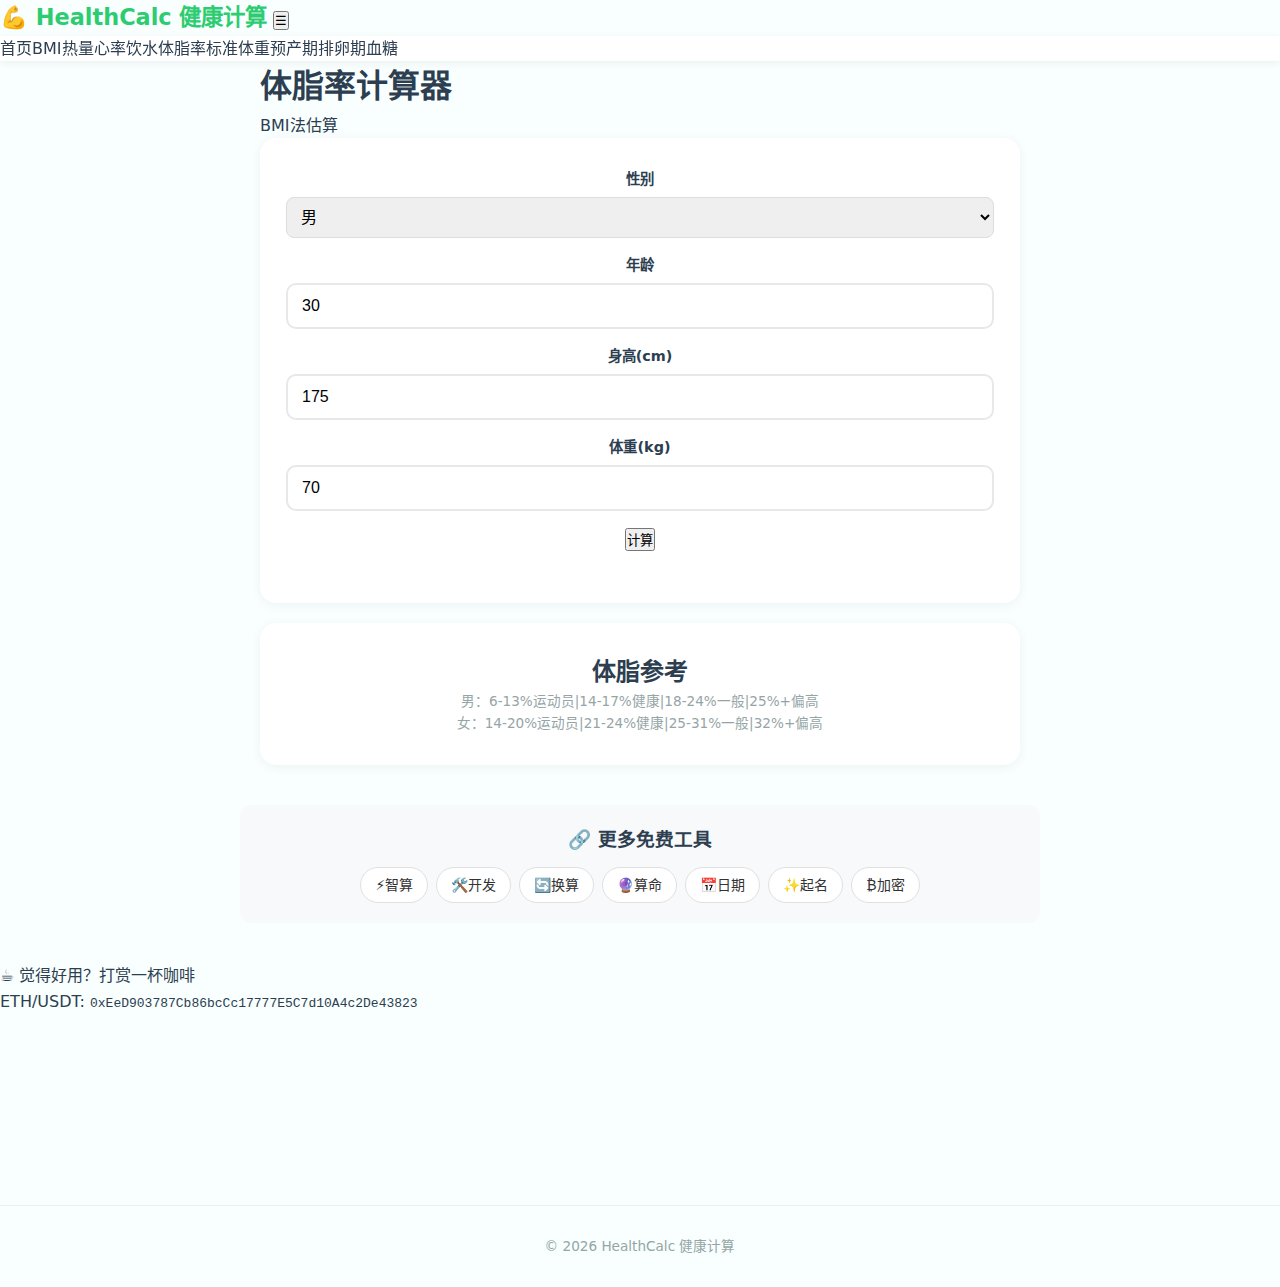
<file: body-fat.html>
<!DOCTYPE html>
<html lang="zh-CN">
<head>
<meta charset="UTF-8">
<meta name="viewport" content="width=device-width,initial-scale=1.0">
<title>体脂率计算器 | HealthCalc</title>
<meta name="description" content="在线体脂率计算器，BMI法估算体脂百分比。">
<meta name="keywords" content="体脂率计算器,体脂计算">
<link rel="canonical" href="https://rorojiao.github.io/healthcalc/body-fat.html">
<link rel="stylesheet" href="style.css">
<meta property="og:title" content="体脂率计算器 | HealthCalc">
<meta property="og:description" content="在线体脂率计算器，BMI法估算体脂百分比。">
<meta property="og:type" content="website">
<meta property="og:url" content="https://rorojiao.github.io/healthcalc/body-fat.html">
<meta name="twitter:card" content="summary">
<script type="application/ld+json">
{"@context":"https://schema.org","@type":"WebApplication","name":"体脂率计算器","url":"https://rorojiao.github.io/healthcalc/body-fat.html","description":"在线体脂率计算器，BMI法估算体脂百分比。"}</script>
</head>
<body>
<header class="header"><div class="header-inner">
<a href="index.html" class="logo">💪 HealthCalc 健康计算</a>
<button class="nav-toggle" onclick="document.querySelector('.nav').classList.toggle('open')">☰</button>
<nav class="nav"><a href="index.html">首页</a><a href="bmi.html">BMI</a><a href="calories.html">热量</a><a href="heart-rate.html">心率</a><a href="water.html">饮水</a><a href="body-fat.html" class=active>体脂率</a><a href="ideal-weight.html">标准体重</a><a href="pregnancy.html">预产期</a><a href="ovulation.html">排卵期</a><a href="blood-sugar.html">血糖</a></nav>
</div></header>
<div class="container">
<h1>体脂率计算器</h1><p class="subtitle">BMI法估算</p><div class="card"><div class="form-row"><div class="form-group"><label>性别</label><select id="sex" style="width:100%;padding:10px;border-radius:8px;border:1px solid #ddd"><option value="m">男</option><option value="f">女</option></select></div><div class="form-group"><label>年龄</label><input type="number" id="age" value="30"></div></div><div class="form-row"><div class="form-group"><label>身高(cm)</label><input type="number" id="h" value="175"></div><div class="form-group"><label>体重(kg)</label><input type="number" id="w" value="70"></div></div><button class="btn" onclick="calc()">计算</button><div id="r" style="margin-top:20px;font-size:18px"></div></div><div class="card" style="margin-top:20px"><h2>体脂参考</h2><p>男：6-13%运动员|14-17%健康|18-24%一般|25%+偏高</p><p>女：14-20%运动员|21-24%健康|25-31%一般|32%+偏高</p></div><script>function calc(){const s=document.getElementById("sex").value,a=+document.getElementById("age").value,h=+document.getElementById("h").value/100,w=+document.getElementById("w").value;const bmi=w/(h*h),bf=s==="m"?1.20*bmi+0.23*a-16.2:1.20*bmi+0.23*a-5.4;let lv="";if(s==="m")lv=bf<14?"偏低":bf<18?"健康":bf<25?"一般":"偏高";else lv=bf<21?"偏低":bf<25?"健康":bf<32?"一般":"偏高";document.getElementById("r").innerHTML="<p>BMI："+bmi.toFixed(1)+"</p><p>体脂率：<b style=font-size:24px;color:#2563eb>"+bf.toFixed(1)+"%</b></p><p>评价：<b>"+lv+"</b></p>"}</script>
</div>
<div class="more-tools" style="max-width:800px;margin:40px auto;padding:20px;background:#f8f9fa;border-radius:12px;text-align:center">
<h3 style="margin-bottom:12px">🔗 更多免费工具</h3>
<div style="display:flex;flex-wrap:wrap;gap:8px;justify-content:center"><a href="https://rorojiao.github.io/calcsmart/" style="padding:6px 14px;background:#fff;border-radius:20px;text-decoration:none;color:#333;border:1px solid #e0e0e0;font-size:14px">⚡智算</a>
<a href="https://rorojiao.github.io/devtoolbox/" style="padding:6px 14px;background:#fff;border-radius:20px;text-decoration:none;color:#333;border:1px solid #e0e0e0;font-size:14px">🛠️开发</a>
<a href="https://rorojiao.github.io/unitswitch/" style="padding:6px 14px;background:#fff;border-radius:20px;text-decoration:none;color:#333;border:1px solid #e0e0e0;font-size:14px">🔄换算</a>
<a href="https://rorojiao.github.io/fortune-tools/" style="padding:6px 14px;background:#fff;border-radius:20px;text-decoration:none;color:#333;border:1px solid #e0e0e0;font-size:14px">🔮算命</a>
<a href="https://rorojiao.github.io/datecalc/" style="padding:6px 14px;background:#fff;border-radius:20px;text-decoration:none;color:#333;border:1px solid #e0e0e0;font-size:14px">📅日期</a>
<a href="https://rorojiao.github.io/namegenius/" style="padding:6px 14px;background:#fff;border-radius:20px;text-decoration:none;color:#333;border:1px solid #e0e0e0;font-size:14px">✨起名</a>
<a href="https://rorojiao.github.io/cryptogauge/" style="padding:6px 14px;background:#fff;border-radius:20px;text-decoration:none;color:#333;border:1px solid #e0e0e0;font-size:14px">₿加密</a></div></div>
<div class="donate"><p>☕ 觉得好用？打赏一杯咖啡</p><p>ETH/USDT: <code>0xEeD903787Cb86bcCc17777E5C7d10A4c2De43823</code></p></div>
<div style="text-align:center;margin:20px auto;max-width:728px;"><iframe data-aa="2427662" src="//acceptable.a-ads.com/2427662/?size=Adaptive" style="border:0;padding:0;width:100%;height:auto;min-height:60px;overflow:hidden;display:block;margin:auto;"></iframe></div>
<footer class="footer">© 2026 HealthCalc 健康计算</footer>
<script>fetch("https://site-analytics.cap.1ktower.com/hit?s="+encodeURIComponent(location.hostname)+"&p="+encodeURIComponent(location.pathname)).catch(()=>{})</script>
</body>
</html>
</file>
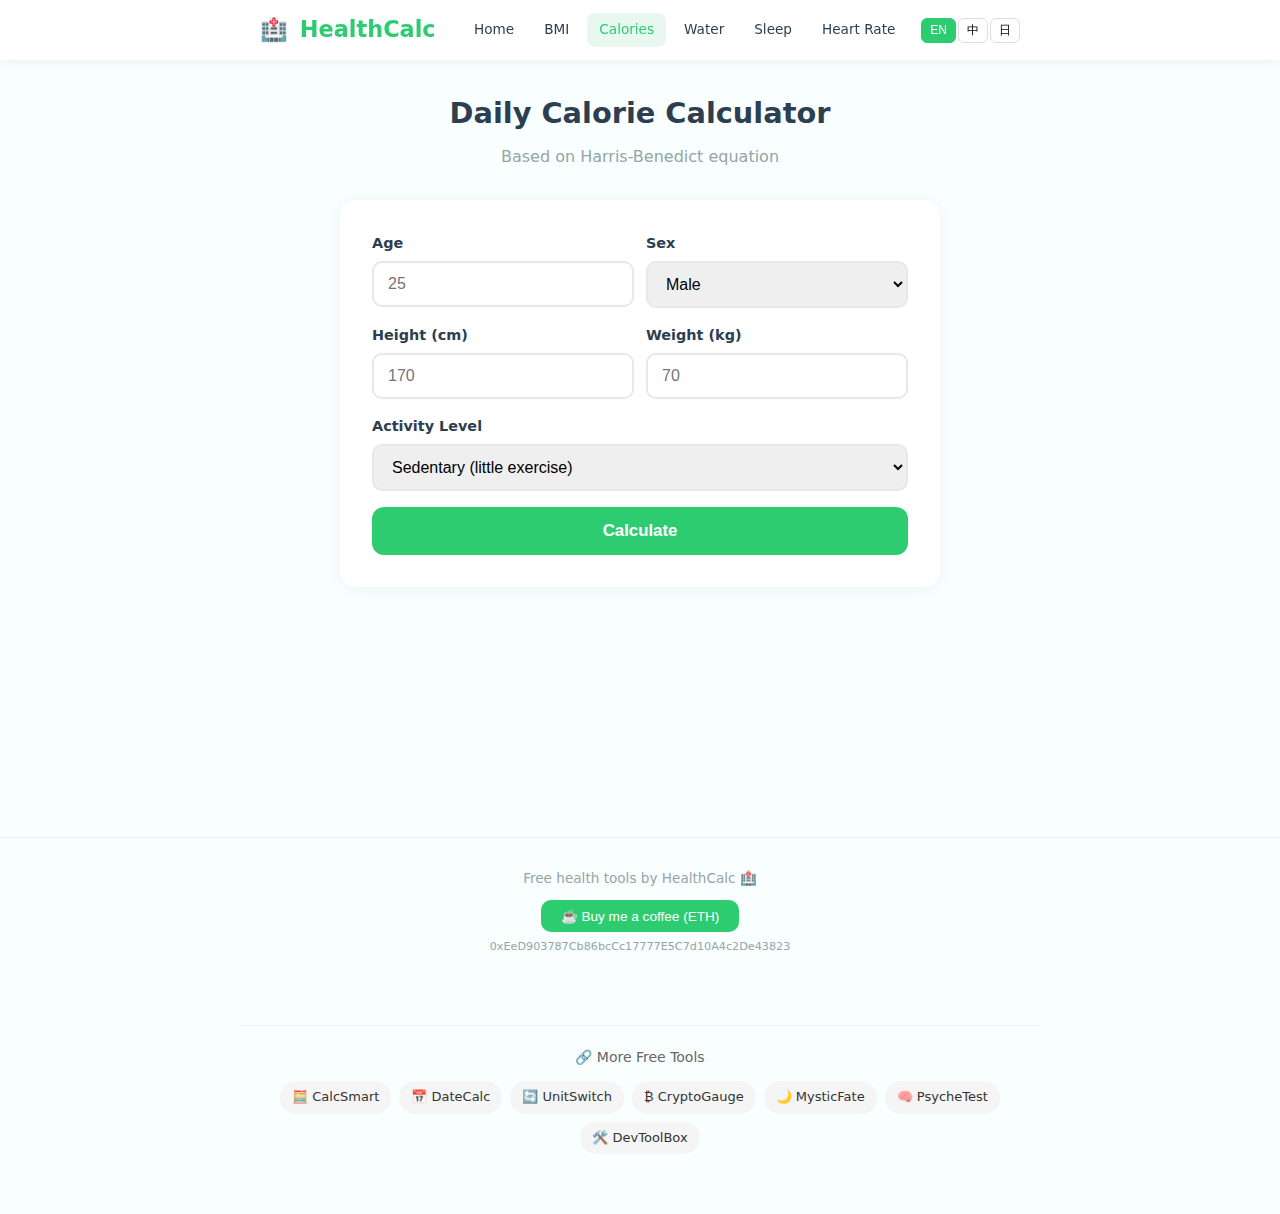
<file: calories.html>
<!DOCTYPE html>
<html lang="en">
<head>
<meta charset="UTF-8"><meta name="viewport" content="width=device-width,initial-scale=1">
<title>Calorie Calculator - HealthCalc 🏥 | Daily Calorie Needs</title>
<meta name="description" content="Free calorie calculator using Harris-Benedict equation. Calculate daily calorie needs based on age, sex, weight, height, and activity level.">
<meta name="keywords" content="calorie calculator, daily calorie needs, Harris-Benedict, TDEE calculator, カロリー計算, 卡路里计算器">
<link rel="canonical" href="https://rorojiao.github.io/healthcalc/calories.html">
<link rel="stylesheet" href="style.css">
    <meta property="og:title" content="Calorie Calculator - HealthCalc 🏥 | Daily Calorie Needs">
    <meta property="og:description" content="Free calorie calculator using Harris-Benedict equation. Calculate daily calorie needs based on age, sex, weight, height, and activity level.">
    <meta property="og:type" content="website">
    <meta property="og:url" content="https://rorojiao.github.io/healthcalc/calories.html">
    <script type="application/ld+json">
    {
        "@context": "https://schema.org",
        "@type": "WebApplication",
        "name": "Calorie Calculator - HealthCalc 🏥 | Daily Calorie Needs",
        "description": "Free calorie calculator using Harris-Benedict equation. Calculate daily calorie needs based on age, sex, weight, height, and activity level.",
        "url": "https://rorojiao.github.io/healthcalc/calories.html",
        "applicationCategory": "UtilityApplication",
        "operatingSystem": "All",
        "offers": { "@type": "Offer", "price": "0", "priceCurrency": "USD" }
    }
    </script>
</head>
<body>
<nav><div class="container">
  <a href="index.html" class="logo"><span>🏥</span> HealthCalc</a>
  <div class="nav-links">
    <a href="index.html" data-i18n="nav.home">Home</a>
    <a href="bmi.html" data-i18n="nav.bmi">BMI</a>
    <a href="calories.html" class="active" data-i18n="nav.calories">Calories</a>
    <a href="water.html" data-i18n="nav.water">Water</a>
    <a href="sleep.html" data-i18n="nav.sleep">Sleep</a>
    <a href="heart-rate.html" data-i18n="nav.heart">Heart Rate</a>
    <div class="lang-sw">
      <button data-lang="en" onclick="setLang('en')">EN</button>
      <button data-lang="zh" onclick="setLang('zh')">中</button>
      <button data-lang="ja" onclick="setLang('ja')">日</button>
    </div>
  </div>
</div></nav>

<div class="container calc-page">
  <h1 data-i18n="cal.title">Daily Calorie Calculator</h1>
  <p class="subtitle" data-i18n="cal.sub">Based on Harris-Benedict equation</p>
  <div class="calc-box">
    <div class="row">
      <div><label data-i18n="cal.age">Age</label><input type="number" id="age" placeholder="25" min="1" max="120"></div>
      <div><label data-i18n="cal.sex">Sex</label>
        <select id="sex"><option value="m" data-i18n="cal.male">Male</option><option value="f" data-i18n="cal.female">Female</option></select>
      </div>
    </div>
    <div class="row">
      <div><label data-i18n="cal.height">Height (cm)</label><input type="number" id="height" placeholder="170" min="50" max="300"></div>
      <div><label data-i18n="cal.weight">Weight (kg)</label><input type="number" id="weight" placeholder="70" min="10" max="500"></div>
    </div>
    <label data-i18n="cal.activity">Activity Level</label>
    <select id="activity"></select>
    <button class="calc-btn" onclick="calcCal()" data-i18n="cal.btn">Calculate</button>
    <div class="result" id="result">
      <div class="label" data-i18n="cal.result">Your Daily Calorie Need</div>
      <h2 id="cal-val"></h2>
      <div class="label" data-i18n="cal.unit">kcal/day</div>
      <div class="advice" data-i18n="cal.tips"></div>
    </div>
  </div>
</div>

<!-- AADS Crypto Ad -->
<div id="aads-ad" style="text-align:center;margin:20px auto;max-width:728px;">
  <!-- Ad unit will be inserted after AADS registration -->

  <iframe data-aa="2427662" src="//acceptable.a-ads.com/2427662/?size=Adaptive" style="border:0; padding:0; width:100%; height:auto; min-height:60px; overflow:hidden; display:block; margin:auto;"></iframe>
</div>
<footer><div class="container">
  <span data-i18n="footer.made">Free health tools by</span> HealthCalc 🏥<br>
  <button class="tip-btn" onclick="navigator.clipboard.writeText('0xEeD903787Cb86bcCc17777E5C7d10A4c2De43823').then(()=>this.textContent='✅ Copied!')" data-i18n="footer.tip">☕ Buy me a coffee (ETH)</button>
  <div class="tip-addr">0xEeD903787Cb86bcCc17777E5C7d10A4c2De43823</div>
</div></footer>
<script src="i18n.js"></script>
<script>
function calcCal(){
  const age=+document.getElementById('age').value;
  const sex=document.getElementById('sex').value;
  const h=+document.getElementById('height').value;
  const w=+document.getElementById('weight').value;
  const act=+document.getElementById('activity').value;
  if(!age||!h||!w)return;
  const mult=[1.2,1.375,1.55,1.725,1.9][act];
  let bmr;
  if(sex==='m') bmr=88.362+13.397*w+4.799*h-5.677*age;
  else bmr=447.593+9.247*w+3.098*h-4.330*age;
  const cal=Math.round(bmr*mult);
  document.getElementById('cal-val').textContent=cal.toLocaleString();
  document.getElementById('result').classList.add('show');
  render(); // refresh i18n for tips
}
</script>
<!-- Analytics -->
<script>
<!-- internal-links-start -->
<div style="max-width:800px;margin:40px auto;padding:20px;text-align:center;border-top:1px solid #eee;">
  <p style="font-size:14px;color:#666;margin-bottom:12px;">🔗 More Free Tools</p>
  <div style="display:flex;flex-wrap:wrap;justify-content:center;gap:8px;">
    <a href="https://rorojiao.github.io/calcsmart/" target="_blank" rel="noopener" style="display:inline-block;padding:6px 12px;background:#f5f5f5;border-radius:16px;text-decoration:none;color:#333;font-size:13px;">🧮 CalcSmart</a>
    <a href="https://rorojiao.github.io/datecalc/" target="_blank" rel="noopener" style="display:inline-block;padding:6px 12px;background:#f5f5f5;border-radius:16px;text-decoration:none;color:#333;font-size:13px;">📅 DateCalc</a>
    <a href="https://rorojiao.github.io/unitswitch/" target="_blank" rel="noopener" style="display:inline-block;padding:6px 12px;background:#f5f5f5;border-radius:16px;text-decoration:none;color:#333;font-size:13px;">🔄 UnitSwitch</a>
    <a href="https://rorojiao.github.io/cryptogauge/" target="_blank" rel="noopener" style="display:inline-block;padding:6px 12px;background:#f5f5f5;border-radius:16px;text-decoration:none;color:#333;font-size:13px;">₿ CryptoGauge</a>
    <a href="https://rorojiao.github.io/mysticfate/" target="_blank" rel="noopener" style="display:inline-block;padding:6px 12px;background:#f5f5f5;border-radius:16px;text-decoration:none;color:#333;font-size:13px;">🌙 MysticFate</a>
    <a href="https://rorojiao.github.io/psychetest/" target="_blank" rel="noopener" style="display:inline-block;padding:6px 12px;background:#f5f5f5;border-radius:16px;text-decoration:none;color:#333;font-size:13px;">🧠 PsycheTest</a>
    <a href="https://rorojiao.github.io/devtoolbox/" target="_blank" rel="noopener" style="display:inline-block;padding:6px 12px;background:#f5f5f5;border-radius:16px;text-decoration:none;color:#333;font-size:13px;">🛠️ DevToolBox</a>  </div>
</div>
<!-- internal-links-end -->
(function(){var s=location.hostname,p=location.pathname;new Image().src="http://10.10.29.67:9876/hit?s="+encodeURIComponent(s)+"</body>p="+encodeURIComponent(p)+"</body>t="+Date.now();})()
</script>
<!-- internal-links-start -->
<div style="max-width:800px;margin:40px auto;padding:20px;text-align:center;border-top:1px solid #eee;">
  <p style="font-size:14px;color:#666;margin-bottom:12px;">🔗 More Free Tools</p>
  <div style="display:flex;flex-wrap:wrap;justify-content:center;gap:8px;">
    <a href="https://rorojiao.github.io/calcsmart/" target="_blank" rel="noopener" style="display:inline-block;padding:6px 12px;background:#f5f5f5;border-radius:16px;text-decoration:none;color:#333;font-size:13px;">🧮 CalcSmart</a>
    <a href="https://rorojiao.github.io/datecalc/" target="_blank" rel="noopener" style="display:inline-block;padding:6px 12px;background:#f5f5f5;border-radius:16px;text-decoration:none;color:#333;font-size:13px;">📅 DateCalc</a>
    <a href="https://rorojiao.github.io/unitswitch/" target="_blank" rel="noopener" style="display:inline-block;padding:6px 12px;background:#f5f5f5;border-radius:16px;text-decoration:none;color:#333;font-size:13px;">🔄 UnitSwitch</a>
    <a href="https://rorojiao.github.io/cryptogauge/" target="_blank" rel="noopener" style="display:inline-block;padding:6px 12px;background:#f5f5f5;border-radius:16px;text-decoration:none;color:#333;font-size:13px;">₿ CryptoGauge</a>
    <a href="https://rorojiao.github.io/mysticfate/" target="_blank" rel="noopener" style="display:inline-block;padding:6px 12px;background:#f5f5f5;border-radius:16px;text-decoration:none;color:#333;font-size:13px;">🌙 MysticFate</a>
    <a href="https://rorojiao.github.io/psychetest/" target="_blank" rel="noopener" style="display:inline-block;padding:6px 12px;background:#f5f5f5;border-radius:16px;text-decoration:none;color:#333;font-size:13px;">🧠 PsycheTest</a>
    <a href="https://rorojiao.github.io/devtoolbox/" target="_blank" rel="noopener" style="display:inline-block;padding:6px 12px;background:#f5f5f5;border-radius:16px;text-decoration:none;color:#333;font-size:13px;">🛠️ DevToolBox</a>  </div>
</div>
<!-- internal-links-end -->
</body></html>
</file>
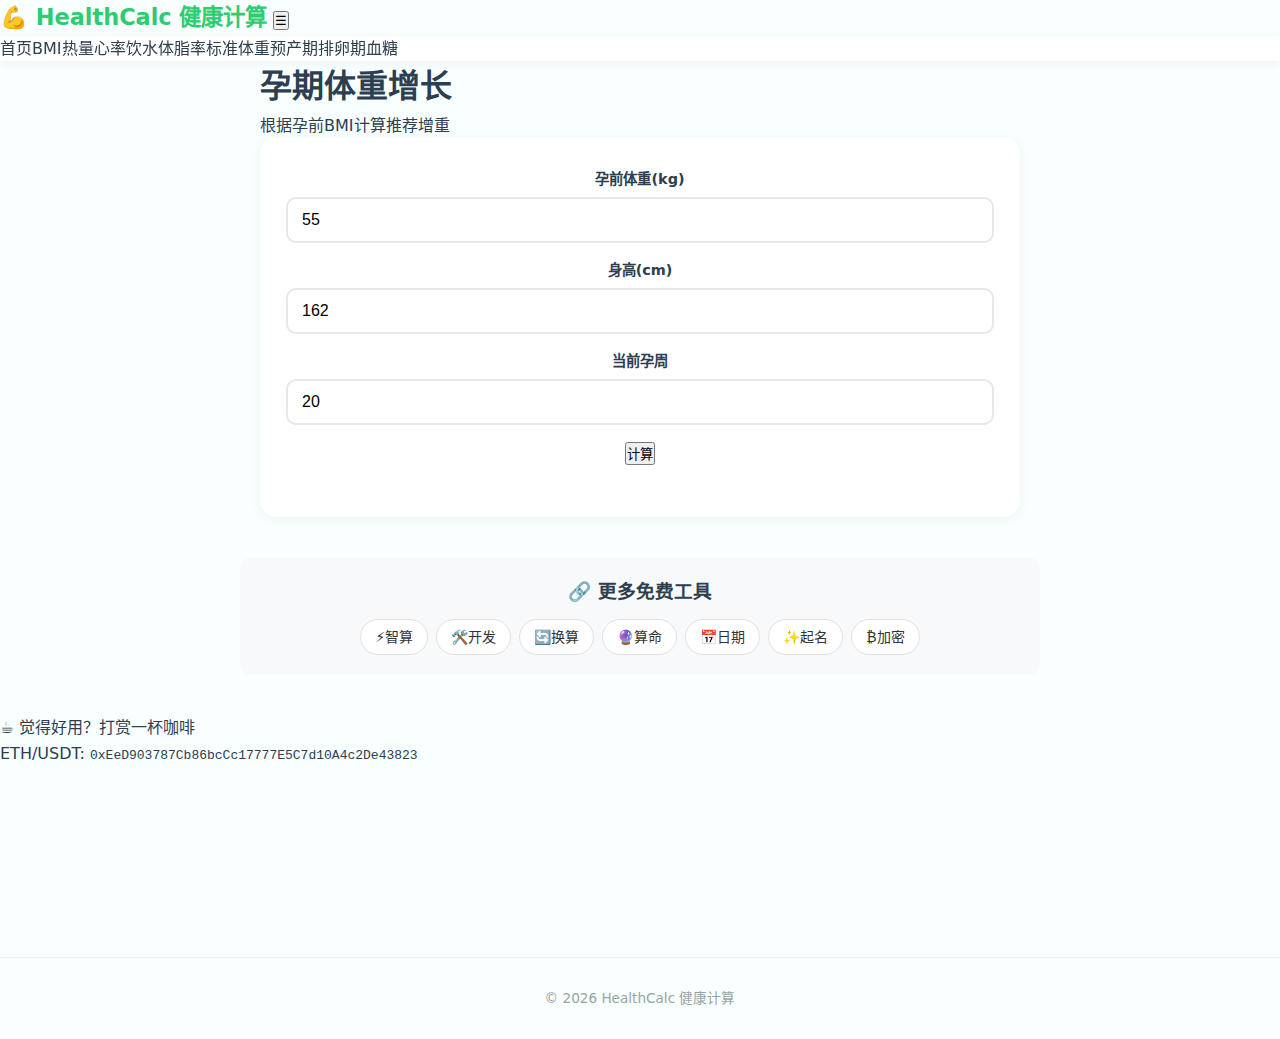
<file: due-date.html>
<!DOCTYPE html>
<html lang="zh-CN">
<head>
<meta charset="UTF-8">
<meta name="viewport" content="width=device-width,initial-scale=1.0">
<title>孕期体重计算 | HealthCalc</title>
<meta name="description" content="孕期推荐增重范围计算器。">
<meta name="keywords" content="孕期体重,孕期增重">
<link rel="canonical" href="https://rorojiao.github.io/healthcalc/due-date.html">
<link rel="stylesheet" href="style.css">
<meta property="og:title" content="孕期体重计算 | HealthCalc">
<meta property="og:description" content="孕期推荐增重范围计算器。">
<meta property="og:type" content="website">
<meta property="og:url" content="https://rorojiao.github.io/healthcalc/due-date.html">
<meta name="twitter:card" content="summary">
<script type="application/ld+json">
{"@context":"https://schema.org","@type":"WebApplication","name":"孕期体重计算","url":"https://rorojiao.github.io/healthcalc/due-date.html","description":"孕期推荐增重范围计算器。"}</script>
</head>
<body>
<header class="header"><div class="header-inner">
<a href="index.html" class="logo">💪 HealthCalc 健康计算</a>
<button class="nav-toggle" onclick="document.querySelector('.nav').classList.toggle('open')">☰</button>
<nav class="nav"><a href="index.html">首页</a><a href="bmi.html">BMI</a><a href="calories.html">热量</a><a href="heart-rate.html">心率</a><a href="water.html">饮水</a><a href="body-fat.html">体脂率</a><a href="ideal-weight.html">标准体重</a><a href="pregnancy.html">预产期</a><a href="ovulation.html">排卵期</a><a href="blood-sugar.html">血糖</a></nav>
</div></header>
<div class="container">
<h1>孕期体重增长</h1><p class="subtitle">根据孕前BMI计算推荐增重</p><div class="card"><div class="form-row"><div class="form-group"><label>孕前体重(kg)</label><input type="number" id="w" value="55"></div><div class="form-group"><label>身高(cm)</label><input type="number" id="h" value="162"></div></div><div class="form-group"><label>当前孕周</label><input type="number" id="wk" value="20" min="1" max="40"></div><button class="btn" onclick="calc()">计算</button><div id="r" style="margin-top:20px;font-size:18px"></div></div><script>function calc(){const w=+document.getElementById("w").value,h=+document.getElementById("h").value/100,wk=+document.getElementById("wk").value;const bmi=w/(h*h);let range;if(bmi<18.5)range=[12.5,18];else if(bmi<25)range=[11.5,16];else if(bmi<30)range=[7,11.5];else range=[5,9];const pct=wk/40;document.getElementById("r").innerHTML="<p>孕前BMI：<b>"+bmi.toFixed(1)+"</b></p><p>整个孕期推荐增重：<b>"+range[0]+"-"+range[1]+"kg</b></p><p>第"+wk+"周推荐增重：<b>"+(range[0]*pct).toFixed(1)+"-"+(range[1]*pct).toFixed(1)+"kg</b></p>"}</script>
</div>
<div class="more-tools" style="max-width:800px;margin:40px auto;padding:20px;background:#f8f9fa;border-radius:12px;text-align:center">
<h3 style="margin-bottom:12px">🔗 更多免费工具</h3>
<div style="display:flex;flex-wrap:wrap;gap:8px;justify-content:center"><a href="https://rorojiao.github.io/calcsmart/" style="padding:6px 14px;background:#fff;border-radius:20px;text-decoration:none;color:#333;border:1px solid #e0e0e0;font-size:14px">⚡智算</a>
<a href="https://rorojiao.github.io/devtoolbox/" style="padding:6px 14px;background:#fff;border-radius:20px;text-decoration:none;color:#333;border:1px solid #e0e0e0;font-size:14px">🛠️开发</a>
<a href="https://rorojiao.github.io/unitswitch/" style="padding:6px 14px;background:#fff;border-radius:20px;text-decoration:none;color:#333;border:1px solid #e0e0e0;font-size:14px">🔄换算</a>
<a href="https://rorojiao.github.io/fortune-tools/" style="padding:6px 14px;background:#fff;border-radius:20px;text-decoration:none;color:#333;border:1px solid #e0e0e0;font-size:14px">🔮算命</a>
<a href="https://rorojiao.github.io/datecalc/" style="padding:6px 14px;background:#fff;border-radius:20px;text-decoration:none;color:#333;border:1px solid #e0e0e0;font-size:14px">📅日期</a>
<a href="https://rorojiao.github.io/namegenius/" style="padding:6px 14px;background:#fff;border-radius:20px;text-decoration:none;color:#333;border:1px solid #e0e0e0;font-size:14px">✨起名</a>
<a href="https://rorojiao.github.io/cryptogauge/" style="padding:6px 14px;background:#fff;border-radius:20px;text-decoration:none;color:#333;border:1px solid #e0e0e0;font-size:14px">₿加密</a></div></div>
<div class="donate"><p>☕ 觉得好用？打赏一杯咖啡</p><p>ETH/USDT: <code>0xEeD903787Cb86bcCc17777E5C7d10A4c2De43823</code></p></div>
<div style="text-align:center;margin:20px auto;max-width:728px;"><iframe data-aa="2427662" src="//acceptable.a-ads.com/2427662/?size=Adaptive" style="border:0;padding:0;width:100%;height:auto;min-height:60px;overflow:hidden;display:block;margin:auto;"></iframe></div>
<footer class="footer">© 2026 HealthCalc 健康计算</footer>
<script>fetch("https://site-analytics.cap.1ktower.com/hit?s="+encodeURIComponent(location.hostname)+"&p="+encodeURIComponent(location.pathname)).catch(()=>{})</script>
</body>
</html>
</file>
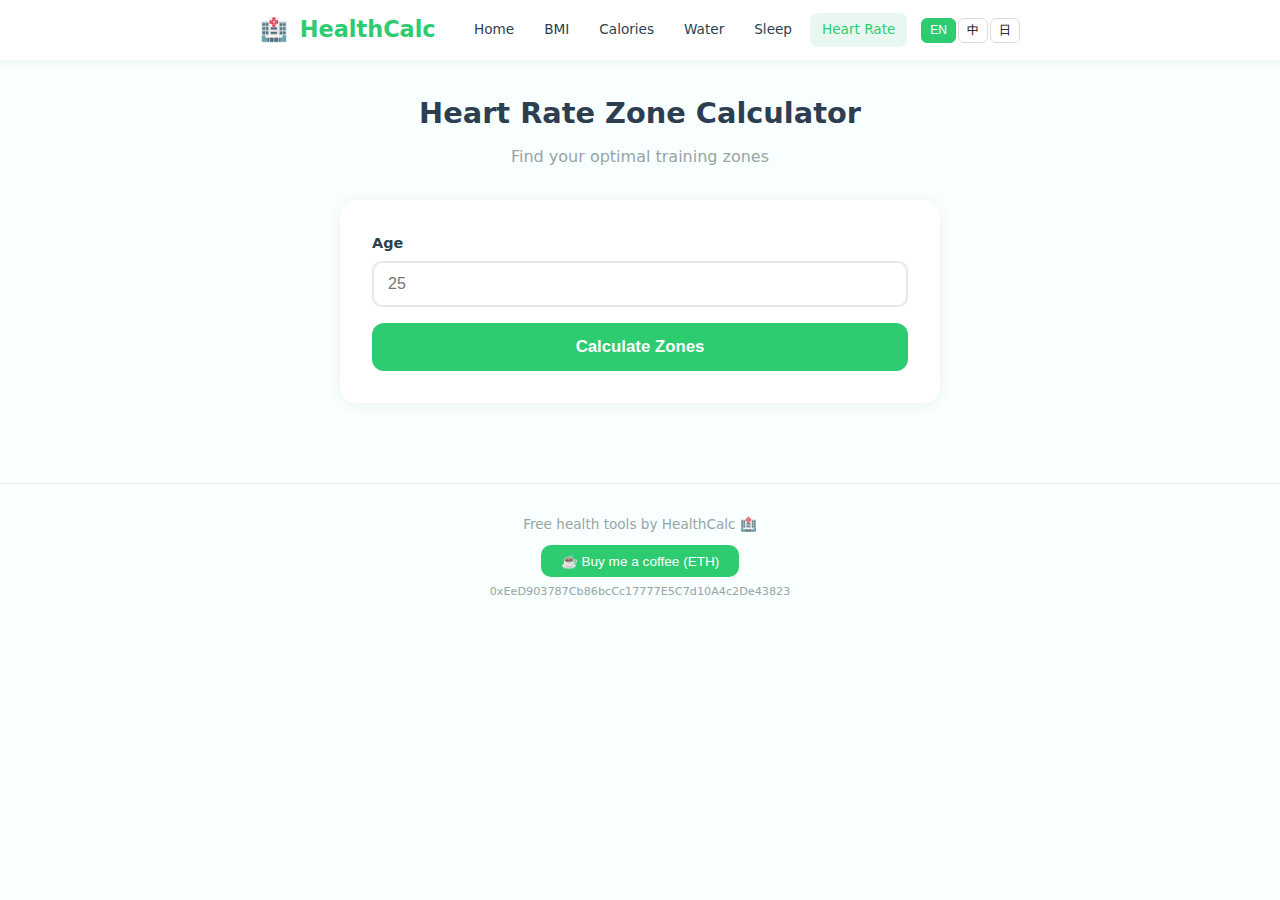
<file: heart-rate.html>
<!DOCTYPE html>
<html lang="en">
<head>
<meta charset="UTF-8"><meta name="viewport" content="width=device-width,initial-scale=1">
<title>Heart Rate Zone Calculator - HealthCalc 🏥 | Target Heart Rate</title>
<meta name="description" content="Free heart rate zone calculator. Find your max heart rate and optimal fat burn, aerobic, and anaerobic training zones by age.">
<meta name="keywords" content="heart rate zone calculator, target heart rate, max heart rate, fat burn zone, 心率区间, 心拍ゾーン">
<link rel="canonical" href="https://rorojiao.github.io/healthcalc/heart-rate.html">
<link rel="stylesheet" href="style.css">
    <meta property="og:title" content="Heart Rate Zone Calculator - HealthCalc 🏥 | Target Heart Rate">
    <meta property="og:description" content="Free heart rate zone calculator. Find your max heart rate and optimal fat burn, aerobic, and anaerobic training zones by age.">
    <meta property="og:type" content="website">
    <meta property="og:url" content="https://rorojiao.github.io/healthcalc/heart-rate.html">
    <script type="application/ld+json">
    {
        "@context": "https://schema.org",
        "@type": "WebApplication",
        "name": "Heart Rate Zone Calculator - HealthCalc 🏥 | Target Heart Rate",
        "description": "Free heart rate zone calculator. Find your max heart rate and optimal fat burn, aerobic, and anaerobic training zones by age.",
        "url": "https://rorojiao.github.io/healthcalc/heart-rate.html",
        "applicationCategory": "UtilityApplication",
        "operatingSystem": "All",
        "offers": { "@type": "Offer", "price": "0", "priceCurrency": "USD" }
    }
    </script>
</head>
<body>
<nav><div class="container">
  <a href="index.html" class="logo"><span>🏥</span> HealthCalc</a>
  <div class="nav-links">
    <a href="index.html" data-i18n="nav.home">Home</a>
    <a href="bmi.html" data-i18n="nav.bmi">BMI</a>
    <a href="calories.html" data-i18n="nav.calories">Calories</a>
    <a href="water.html" data-i18n="nav.water">Water</a>
    <a href="sleep.html" data-i18n="nav.sleep">Sleep</a>
    <a href="heart-rate.html" class="active" data-i18n="nav.heart">Heart Rate</a>
    <div class="lang-sw">
      <button data-lang="en" onclick="setLang('en')">EN</button>
      <button data-lang="zh" onclick="setLang('zh')">中</button>
      <button data-lang="ja" onclick="setLang('ja')">日</button>
    </div>
  </div>
</div></nav>

<div class="container calc-page">
  <h1 data-i18n="heart.title">Heart Rate Zone Calculator</h1>
  <p class="subtitle" data-i18n="heart.sub">Find your optimal training zones</p>
  <div class="calc-box">
    <label data-i18n="heart.age">Age</label>
    <input type="number" id="age" placeholder="25" min="1" max="120">
    <button class="calc-btn" onclick="calcHR()" data-i18n="heart.btn">Calculate Zones</button>
    <div class="result" id="result">
      <div class="label" data-i18n="heart.max">Max Heart Rate</div>
      <h2 id="hr-max"></h2>
      <div class="label">BPM</div>
      <div style="margin-top:16px">
        <div class="zone zone-fat"><div class="dot"></div><span><span data-i18n="heart.fat">Fat Burn Zone (50-70%)</span>: <strong id="z-fat"></strong></span></div>
        <div class="zone zone-aero"><div class="dot"></div><span><span data-i18n="heart.aero">Aerobic Zone (70-85%)</span>: <strong id="z-aero"></strong></span></div>
        <div class="zone zone-ana"><div class="dot"></div><span><span data-i18n="heart.ana">Anaerobic Zone (85-95%)</span>: <strong id="z-ana"></strong></span></div>
      </div>
      <div class="advice" style="margin-top:16px" data-i18n="heart.tips"></div>
    </div>
  </div>
</div>

<!-- AADS Crypto Ad -->
<div id="aads-ad" style="text-align:center;margin:20px auto;max-width:728px;">
  <!-- Ad unit will be inserted after AADS registration -->
  <!-- Replace AD_UNIT_ID with actual ID from aads.com -->
  <!-- <iframe data-aa="AD_UNIT_ID" src="//ad.aads.com/AD_UNIT_ID?size=728x90" style="width:728px;height:90px;border:0;padding:0;overflow:hidden;background-color:transparent;"></iframe> -->
</div>
<footer><div class="container">
  <span data-i18n="footer.made">Free health tools by</span> HealthCalc 🏥<br>
  <button class="tip-btn" onclick="navigator.clipboard.writeText('0xEeD903787Cb86bcCc17777E5C7d10A4c2De43823').then(()=>this.textContent='✅ Copied!')" data-i18n="footer.tip">☕ Buy me a coffee (ETH)</button>
  <div class="tip-addr">0xEeD903787Cb86bcCc17777E5C7d10A4c2De43823</div>
</div></footer>
<script src="i18n.js"></script>
<script>
function calcHR(){
  const age=+document.getElementById('age').value;
  if(!age)return;
  const max=220-age;
  document.getElementById('hr-max').textContent=max;
  document.getElementById('z-fat').textContent=`${Math.round(max*.5)} - ${Math.round(max*.7)} BPM`;
  document.getElementById('z-aero').textContent=`${Math.round(max*.7)} - ${Math.round(max*.85)} BPM`;
  document.getElementById('z-ana').textContent=`${Math.round(max*.85)} - ${Math.round(max*.95)} BPM`;
  document.getElementById('result').classList.add('show');
  render();
}
</script>
</body></html>
</file>
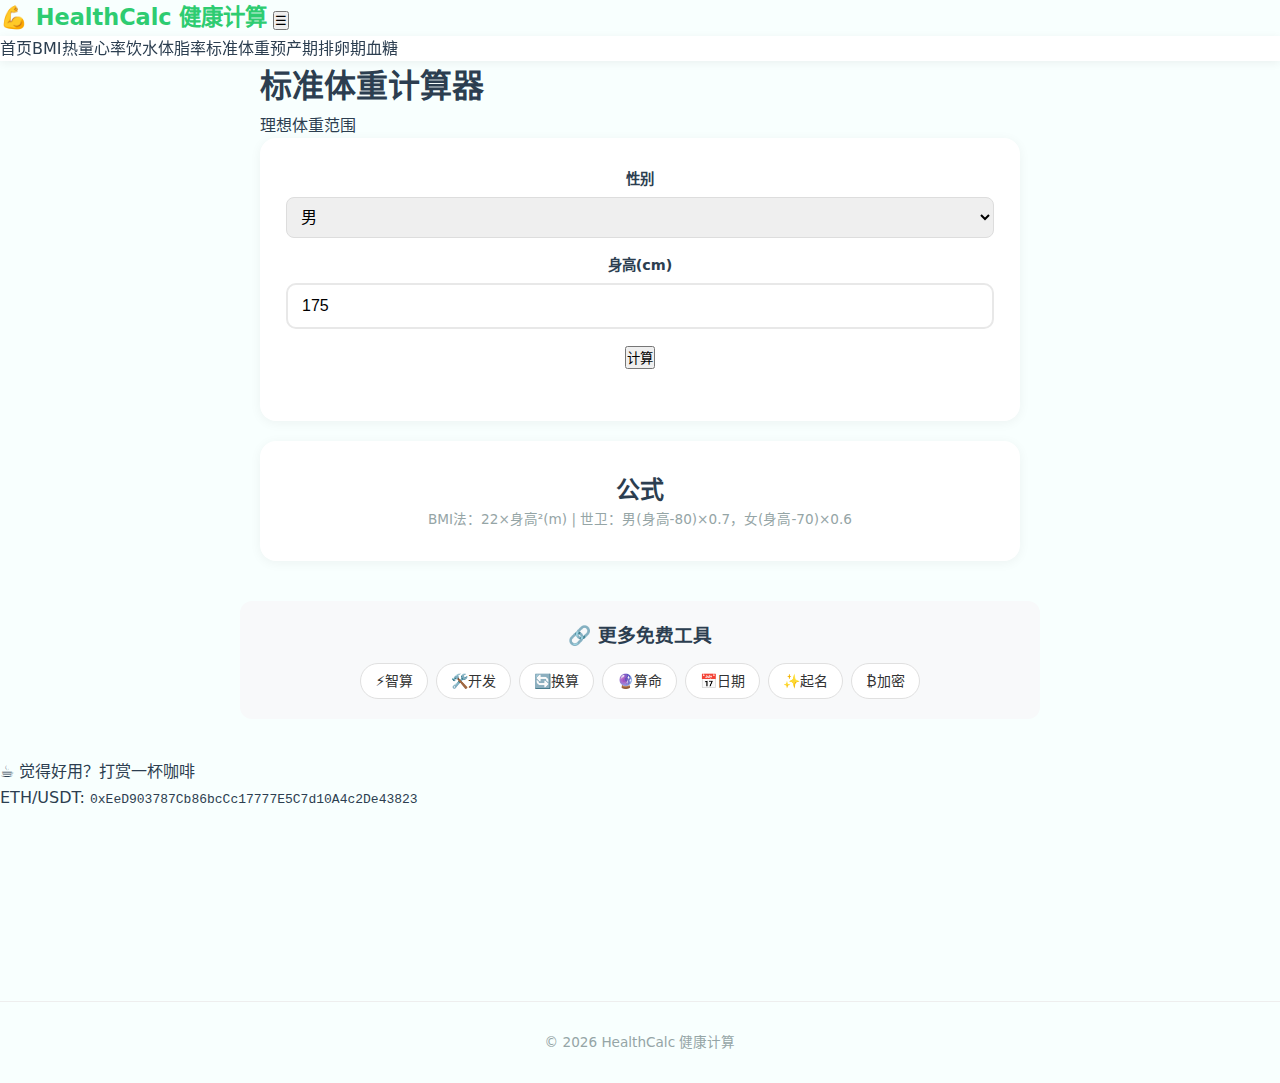
<file: ideal-weight.html>
<!DOCTYPE html>
<html lang="zh-CN">
<head>
<meta charset="UTF-8">
<meta name="viewport" content="width=device-width,initial-scale=1.0">
<title>标准体重计算器 | HealthCalc</title>
<meta name="description" content="根据身高性别计算理想体重。">
<meta name="keywords" content="标准体重,理想体重">
<link rel="canonical" href="https://rorojiao.github.io/healthcalc/ideal-weight.html">
<link rel="stylesheet" href="style.css">
<meta property="og:title" content="标准体重计算器 | HealthCalc">
<meta property="og:description" content="根据身高性别计算理想体重。">
<meta property="og:type" content="website">
<meta property="og:url" content="https://rorojiao.github.io/healthcalc/ideal-weight.html">
<meta name="twitter:card" content="summary">
<script type="application/ld+json">
{"@context":"https://schema.org","@type":"WebApplication","name":"标准体重计算器","url":"https://rorojiao.github.io/healthcalc/ideal-weight.html","description":"根据身高性别计算理想体重。"}</script>
</head>
<body>
<header class="header"><div class="header-inner">
<a href="index.html" class="logo">💪 HealthCalc 健康计算</a>
<button class="nav-toggle" onclick="document.querySelector('.nav').classList.toggle('open')">☰</button>
<nav class="nav"><a href="index.html">首页</a><a href="bmi.html">BMI</a><a href="calories.html">热量</a><a href="heart-rate.html">心率</a><a href="water.html">饮水</a><a href="body-fat.html">体脂率</a><a href="ideal-weight.html" class=active>标准体重</a><a href="pregnancy.html">预产期</a><a href="ovulation.html">排卵期</a><a href="blood-sugar.html">血糖</a></nav>
</div></header>
<div class="container">
<h1>标准体重计算器</h1><p class="subtitle">理想体重范围</p><div class="card"><div class="form-row"><div class="form-group"><label>性别</label><select id="sex" style="width:100%;padding:10px;border-radius:8px;border:1px solid #ddd"><option value="m">男</option><option value="f">女</option></select></div><div class="form-group"><label>身高(cm)</label><input type="number" id="h" value="175"></div></div><button class="btn" onclick="calc()">计算</button><div id="r" style="margin-top:20px;font-size:18px"></div></div><div class="card" style="margin-top:20px"><h2>公式</h2><p>BMI法：22×身高²(m) | 世卫：男(身高-80)×0.7，女(身高-70)×0.6</p></div><script>function calc(){const s=document.getElementById("sex").value,h=+document.getElementById("h").value;const b=22*(h/100)**2,w=s==="m"?(h-80)*0.7:(h-70)*0.6;document.getElementById("r").innerHTML="<p>BMI法：<b>"+b.toFixed(1)+"kg</b>（±10%："+((b*0.9).toFixed(1))+"-"+(b*1.1).toFixed(1)+"kg）</p><p>世卫：<b>"+w.toFixed(1)+"kg</b></p>"}</script>
</div>
<div class="more-tools" style="max-width:800px;margin:40px auto;padding:20px;background:#f8f9fa;border-radius:12px;text-align:center">
<h3 style="margin-bottom:12px">🔗 更多免费工具</h3>
<div style="display:flex;flex-wrap:wrap;gap:8px;justify-content:center"><a href="https://rorojiao.github.io/calcsmart/" style="padding:6px 14px;background:#fff;border-radius:20px;text-decoration:none;color:#333;border:1px solid #e0e0e0;font-size:14px">⚡智算</a>
<a href="https://rorojiao.github.io/devtoolbox/" style="padding:6px 14px;background:#fff;border-radius:20px;text-decoration:none;color:#333;border:1px solid #e0e0e0;font-size:14px">🛠️开发</a>
<a href="https://rorojiao.github.io/unitswitch/" style="padding:6px 14px;background:#fff;border-radius:20px;text-decoration:none;color:#333;border:1px solid #e0e0e0;font-size:14px">🔄换算</a>
<a href="https://rorojiao.github.io/fortune-tools/" style="padding:6px 14px;background:#fff;border-radius:20px;text-decoration:none;color:#333;border:1px solid #e0e0e0;font-size:14px">🔮算命</a>
<a href="https://rorojiao.github.io/datecalc/" style="padding:6px 14px;background:#fff;border-radius:20px;text-decoration:none;color:#333;border:1px solid #e0e0e0;font-size:14px">📅日期</a>
<a href="https://rorojiao.github.io/namegenius/" style="padding:6px 14px;background:#fff;border-radius:20px;text-decoration:none;color:#333;border:1px solid #e0e0e0;font-size:14px">✨起名</a>
<a href="https://rorojiao.github.io/cryptogauge/" style="padding:6px 14px;background:#fff;border-radius:20px;text-decoration:none;color:#333;border:1px solid #e0e0e0;font-size:14px">₿加密</a></div></div>
<div class="donate"><p>☕ 觉得好用？打赏一杯咖啡</p><p>ETH/USDT: <code>0xEeD903787Cb86bcCc17777E5C7d10A4c2De43823</code></p></div>
<div style="text-align:center;margin:20px auto;max-width:728px;"><iframe data-aa="2427662" src="//acceptable.a-ads.com/2427662/?size=Adaptive" style="border:0;padding:0;width:100%;height:auto;min-height:60px;overflow:hidden;display:block;margin:auto;"></iframe></div>
<footer class="footer">© 2026 HealthCalc 健康计算</footer>
<script>fetch("https://site-analytics.cap.1ktower.com/hit?s="+encodeURIComponent(location.hostname)+"&p="+encodeURIComponent(location.pathname)).catch(()=>{})</script>
</body>
</html>
</file>
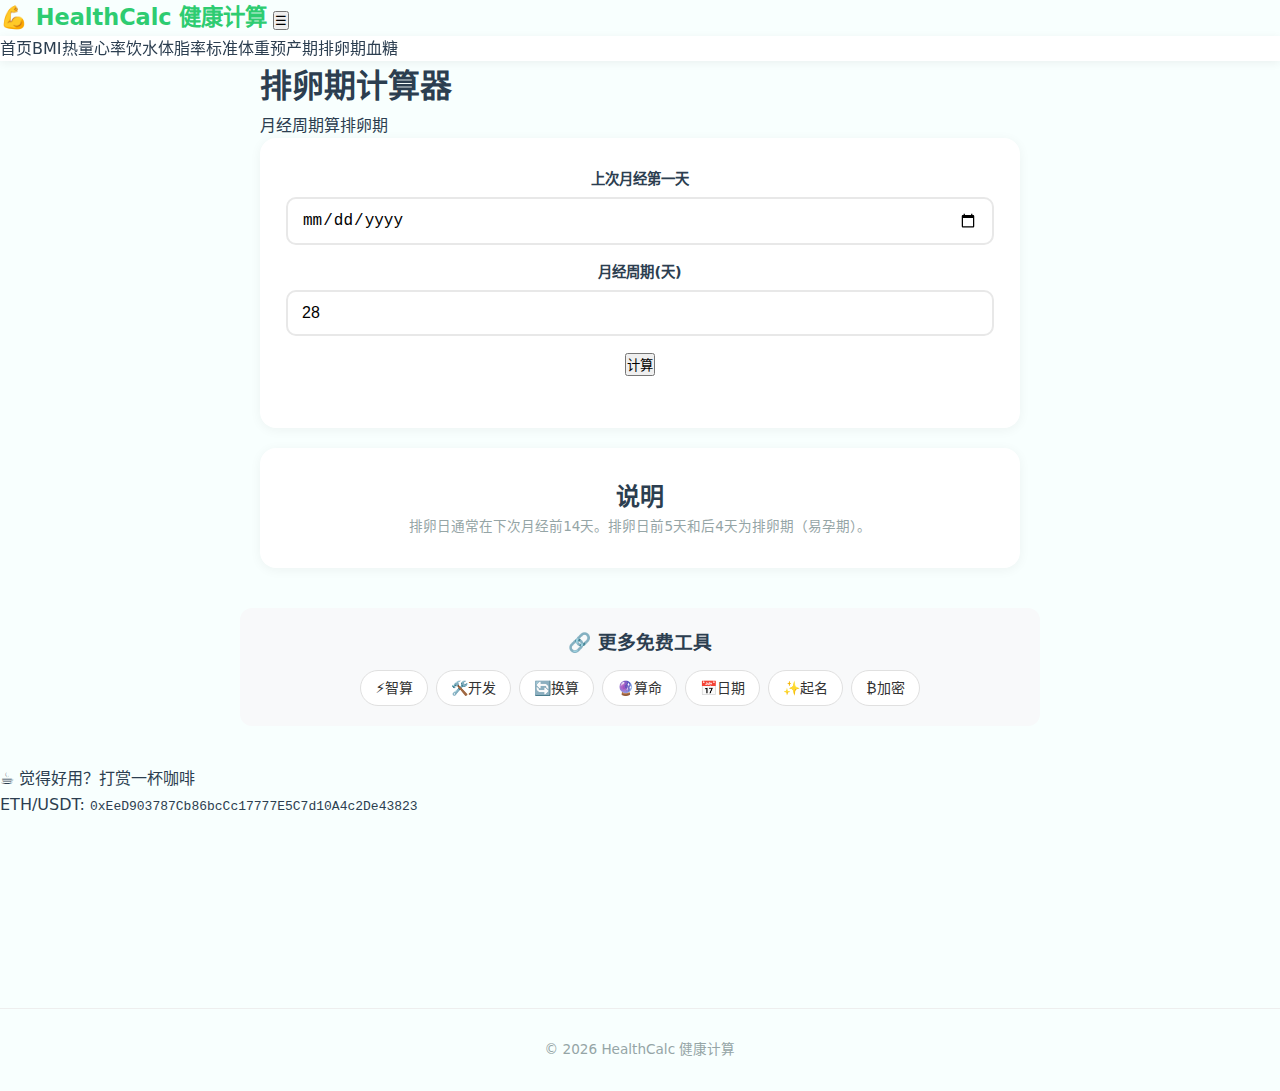
<file: ovulation.html>
<!DOCTYPE html>
<html lang="zh-CN">
<head>
<meta charset="UTF-8">
<meta name="viewport" content="width=device-width,initial-scale=1.0">
<title>排卵期计算器 | HealthCalc</title>
<meta name="description" content="根据月经周期计算排卵期和安全期。">
<meta name="keywords" content="排卵期计算器,安全期计算">
<link rel="canonical" href="https://rorojiao.github.io/healthcalc/ovulation.html">
<link rel="stylesheet" href="style.css">
<meta property="og:title" content="排卵期计算器 | HealthCalc">
<meta property="og:description" content="根据月经周期计算排卵期和安全期。">
<meta property="og:type" content="website">
<meta property="og:url" content="https://rorojiao.github.io/healthcalc/ovulation.html">
<meta name="twitter:card" content="summary">
<script type="application/ld+json">
{"@context":"https://schema.org","@type":"WebApplication","name":"排卵期计算器","url":"https://rorojiao.github.io/healthcalc/ovulation.html","description":"根据月经周期计算排卵期和安全期。"}</script>
</head>
<body>
<header class="header"><div class="header-inner">
<a href="index.html" class="logo">💪 HealthCalc 健康计算</a>
<button class="nav-toggle" onclick="document.querySelector('.nav').classList.toggle('open')">☰</button>
<nav class="nav"><a href="index.html">首页</a><a href="bmi.html">BMI</a><a href="calories.html">热量</a><a href="heart-rate.html">心率</a><a href="water.html">饮水</a><a href="body-fat.html">体脂率</a><a href="ideal-weight.html">标准体重</a><a href="pregnancy.html">预产期</a><a href="ovulation.html" class=active>排卵期</a><a href="blood-sugar.html">血糖</a></nav>
</div></header>
<div class="container">
<h1>排卵期计算器</h1><p class="subtitle">月经周期算排卵期</p><div class="card"><div class="form-row"><div class="form-group"><label>上次月经第一天</label><input type="date" id="lmp"></div><div class="form-group"><label>月经周期(天)</label><input type="number" id="cycle" value="28" min="21" max="35"></div></div><button class="btn" onclick="calc()">计算</button><div id="r" style="margin-top:20px;font-size:18px"></div></div><div class="card" style="margin-top:20px"><h2>说明</h2><p>排卵日通常在下次月经前14天。排卵日前5天和后4天为排卵期（易孕期）。</p></div><script>function calc(){const d=new Date(document.getElementById("lmp").value),c=+document.getElementById("cycle").value;if(isNaN(d))return alert("请选择日期");const nextP=new Date(d.getTime()+c*864e5);const ovDay=new Date(nextP.getTime()-14*864e5);const start=new Date(ovDay.getTime()-5*864e5),end=new Date(ovDay.getTime()+4*864e5);document.getElementById("r").innerHTML="<p>📅 下次月经：<b>"+nextP.toLocaleDateString()+"</b></p><p>🥚 排卵日：<b style=color:#2563eb>"+ovDay.toLocaleDateString()+"</b></p><p>💕 排卵期(易孕)：<b>"+start.toLocaleDateString()+" ~ "+end.toLocaleDateString()+"</b></p>"}</script>
</div>
<div class="more-tools" style="max-width:800px;margin:40px auto;padding:20px;background:#f8f9fa;border-radius:12px;text-align:center">
<h3 style="margin-bottom:12px">🔗 更多免费工具</h3>
<div style="display:flex;flex-wrap:wrap;gap:8px;justify-content:center"><a href="https://rorojiao.github.io/calcsmart/" style="padding:6px 14px;background:#fff;border-radius:20px;text-decoration:none;color:#333;border:1px solid #e0e0e0;font-size:14px">⚡智算</a>
<a href="https://rorojiao.github.io/devtoolbox/" style="padding:6px 14px;background:#fff;border-radius:20px;text-decoration:none;color:#333;border:1px solid #e0e0e0;font-size:14px">🛠️开发</a>
<a href="https://rorojiao.github.io/unitswitch/" style="padding:6px 14px;background:#fff;border-radius:20px;text-decoration:none;color:#333;border:1px solid #e0e0e0;font-size:14px">🔄换算</a>
<a href="https://rorojiao.github.io/fortune-tools/" style="padding:6px 14px;background:#fff;border-radius:20px;text-decoration:none;color:#333;border:1px solid #e0e0e0;font-size:14px">🔮算命</a>
<a href="https://rorojiao.github.io/datecalc/" style="padding:6px 14px;background:#fff;border-radius:20px;text-decoration:none;color:#333;border:1px solid #e0e0e0;font-size:14px">📅日期</a>
<a href="https://rorojiao.github.io/namegenius/" style="padding:6px 14px;background:#fff;border-radius:20px;text-decoration:none;color:#333;border:1px solid #e0e0e0;font-size:14px">✨起名</a>
<a href="https://rorojiao.github.io/cryptogauge/" style="padding:6px 14px;background:#fff;border-radius:20px;text-decoration:none;color:#333;border:1px solid #e0e0e0;font-size:14px">₿加密</a></div></div>
<div class="donate"><p>☕ 觉得好用？打赏一杯咖啡</p><p>ETH/USDT: <code>0xEeD903787Cb86bcCc17777E5C7d10A4c2De43823</code></p></div>
<div style="text-align:center;margin:20px auto;max-width:728px;"><iframe data-aa="2427662" src="//acceptable.a-ads.com/2427662/?size=Adaptive" style="border:0;padding:0;width:100%;height:auto;min-height:60px;overflow:hidden;display:block;margin:auto;"></iframe></div>
<footer class="footer">© 2026 HealthCalc 健康计算</footer>
<script>fetch("https://site-analytics.cap.1ktower.com/hit?s="+encodeURIComponent(location.hostname)+"&p="+encodeURIComponent(location.pathname)).catch(()=>{})</script>
</body>
</html>
</file>
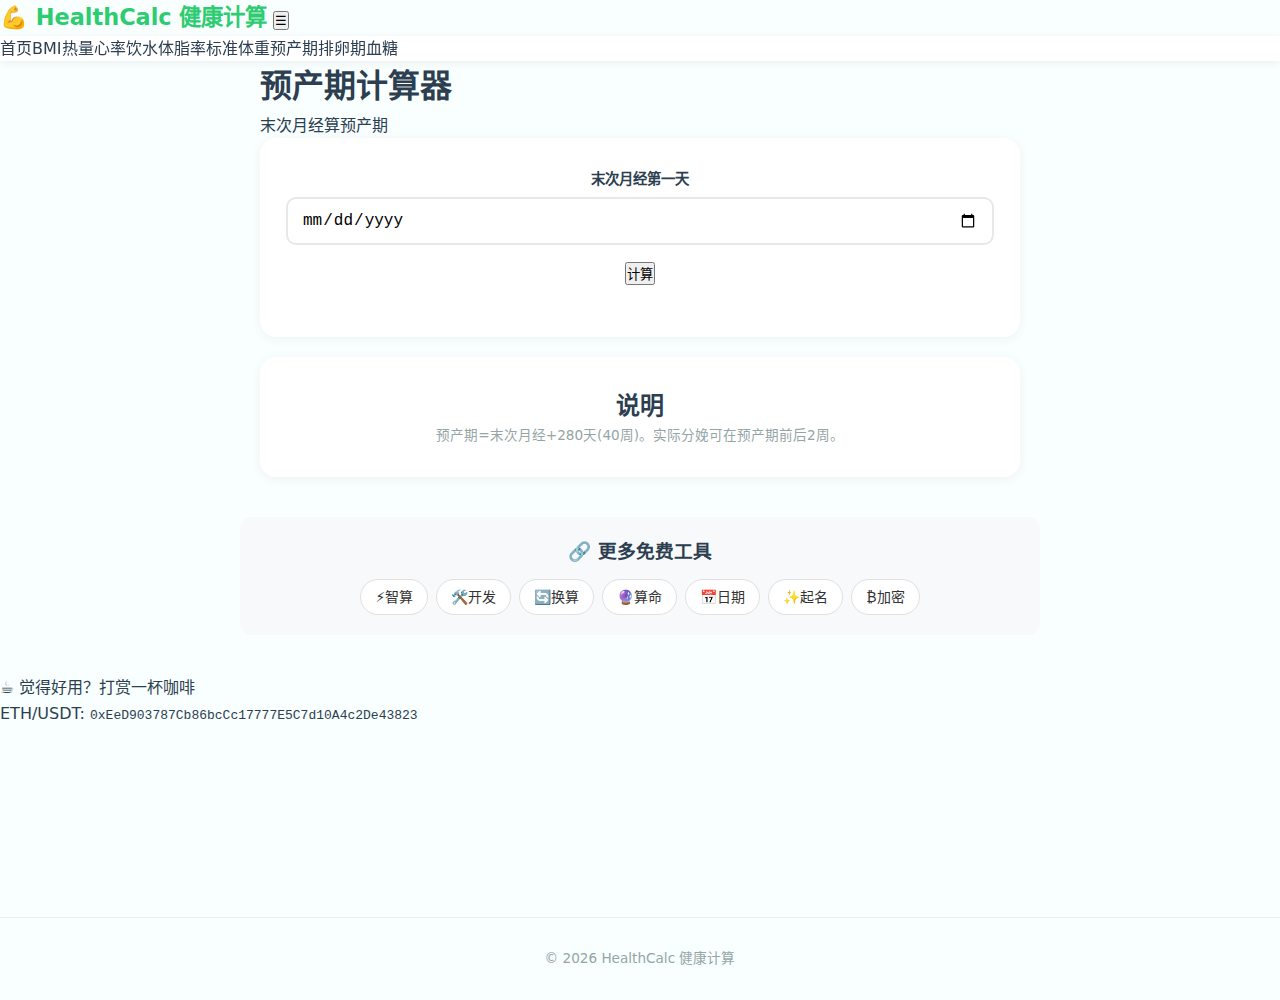
<file: pregnancy.html>
<!DOCTYPE html>
<html lang="zh-CN">
<head>
<meta charset="UTF-8">
<meta name="viewport" content="width=device-width,initial-scale=1.0">
<title>预产期计算器 | HealthCalc</title>
<meta name="description" content="根据末次月经计算预产期。">
<meta name="keywords" content="预产期计算器,孕周计算">
<link rel="canonical" href="https://rorojiao.github.io/healthcalc/pregnancy.html">
<link rel="stylesheet" href="style.css">
<meta property="og:title" content="预产期计算器 | HealthCalc">
<meta property="og:description" content="根据末次月经计算预产期。">
<meta property="og:type" content="website">
<meta property="og:url" content="https://rorojiao.github.io/healthcalc/pregnancy.html">
<meta name="twitter:card" content="summary">
<script type="application/ld+json">
{"@context":"https://schema.org","@type":"WebApplication","name":"预产期计算器","url":"https://rorojiao.github.io/healthcalc/pregnancy.html","description":"根据末次月经计算预产期。"}</script>
</head>
<body>
<header class="header"><div class="header-inner">
<a href="index.html" class="logo">💪 HealthCalc 健康计算</a>
<button class="nav-toggle" onclick="document.querySelector('.nav').classList.toggle('open')">☰</button>
<nav class="nav"><a href="index.html">首页</a><a href="bmi.html">BMI</a><a href="calories.html">热量</a><a href="heart-rate.html">心率</a><a href="water.html">饮水</a><a href="body-fat.html">体脂率</a><a href="ideal-weight.html">标准体重</a><a href="pregnancy.html" class=active>预产期</a><a href="ovulation.html">排卵期</a><a href="blood-sugar.html">血糖</a></nav>
</div></header>
<div class="container">
<h1>预产期计算器</h1><p class="subtitle">末次月经算预产期</p><div class="card"><div class="form-group"><label>末次月经第一天</label><input type="date" id="lmp"></div><button class="btn" onclick="calc()">计算</button><div id="r" style="margin-top:20px;font-size:18px"></div></div><div class="card" style="margin-top:20px"><h2>说明</h2><p>预产期=末次月经+280天(40周)。实际分娩可在预产期前后2周。</p></div><script>function calc(){const d=new Date(document.getElementById("lmp").value);if(isNaN(d))return alert("请选择日期");const edd=new Date(d.getTime()+280*864e5);const now=new Date(),weeks=Math.floor((now-d)/864e5/7),days=Math.floor((now-d)/864e5)%7;const left=Math.ceil((edd-now)/864e5);document.getElementById("r").innerHTML="<p>🤰 预产期：<b style=font-size:22px;color:#2563eb>"+edd.toLocaleDateString()+"</b></p><p>📅 当前孕周：<b>"+weeks+"周"+days+"天</b></p><p>⏳ 距预产期：<b>"+left+"天</b></p>"}</script>
</div>
<div class="more-tools" style="max-width:800px;margin:40px auto;padding:20px;background:#f8f9fa;border-radius:12px;text-align:center">
<h3 style="margin-bottom:12px">🔗 更多免费工具</h3>
<div style="display:flex;flex-wrap:wrap;gap:8px;justify-content:center"><a href="https://rorojiao.github.io/calcsmart/" style="padding:6px 14px;background:#fff;border-radius:20px;text-decoration:none;color:#333;border:1px solid #e0e0e0;font-size:14px">⚡智算</a>
<a href="https://rorojiao.github.io/devtoolbox/" style="padding:6px 14px;background:#fff;border-radius:20px;text-decoration:none;color:#333;border:1px solid #e0e0e0;font-size:14px">🛠️开发</a>
<a href="https://rorojiao.github.io/unitswitch/" style="padding:6px 14px;background:#fff;border-radius:20px;text-decoration:none;color:#333;border:1px solid #e0e0e0;font-size:14px">🔄换算</a>
<a href="https://rorojiao.github.io/fortune-tools/" style="padding:6px 14px;background:#fff;border-radius:20px;text-decoration:none;color:#333;border:1px solid #e0e0e0;font-size:14px">🔮算命</a>
<a href="https://rorojiao.github.io/datecalc/" style="padding:6px 14px;background:#fff;border-radius:20px;text-decoration:none;color:#333;border:1px solid #e0e0e0;font-size:14px">📅日期</a>
<a href="https://rorojiao.github.io/namegenius/" style="padding:6px 14px;background:#fff;border-radius:20px;text-decoration:none;color:#333;border:1px solid #e0e0e0;font-size:14px">✨起名</a>
<a href="https://rorojiao.github.io/cryptogauge/" style="padding:6px 14px;background:#fff;border-radius:20px;text-decoration:none;color:#333;border:1px solid #e0e0e0;font-size:14px">₿加密</a></div></div>
<div class="donate"><p>☕ 觉得好用？打赏一杯咖啡</p><p>ETH/USDT: <code>0xEeD903787Cb86bcCc17777E5C7d10A4c2De43823</code></p></div>
<div style="text-align:center;margin:20px auto;max-width:728px;"><iframe data-aa="2427662" src="//acceptable.a-ads.com/2427662/?size=Adaptive" style="border:0;padding:0;width:100%;height:auto;min-height:60px;overflow:hidden;display:block;margin:auto;"></iframe></div>
<footer class="footer">© 2026 HealthCalc 健康计算</footer>
<script>fetch("https://site-analytics.cap.1ktower.com/hit?s="+encodeURIComponent(location.hostname)+"&p="+encodeURIComponent(location.pathname)).catch(()=>{})</script>
</body>
</html>
</file>
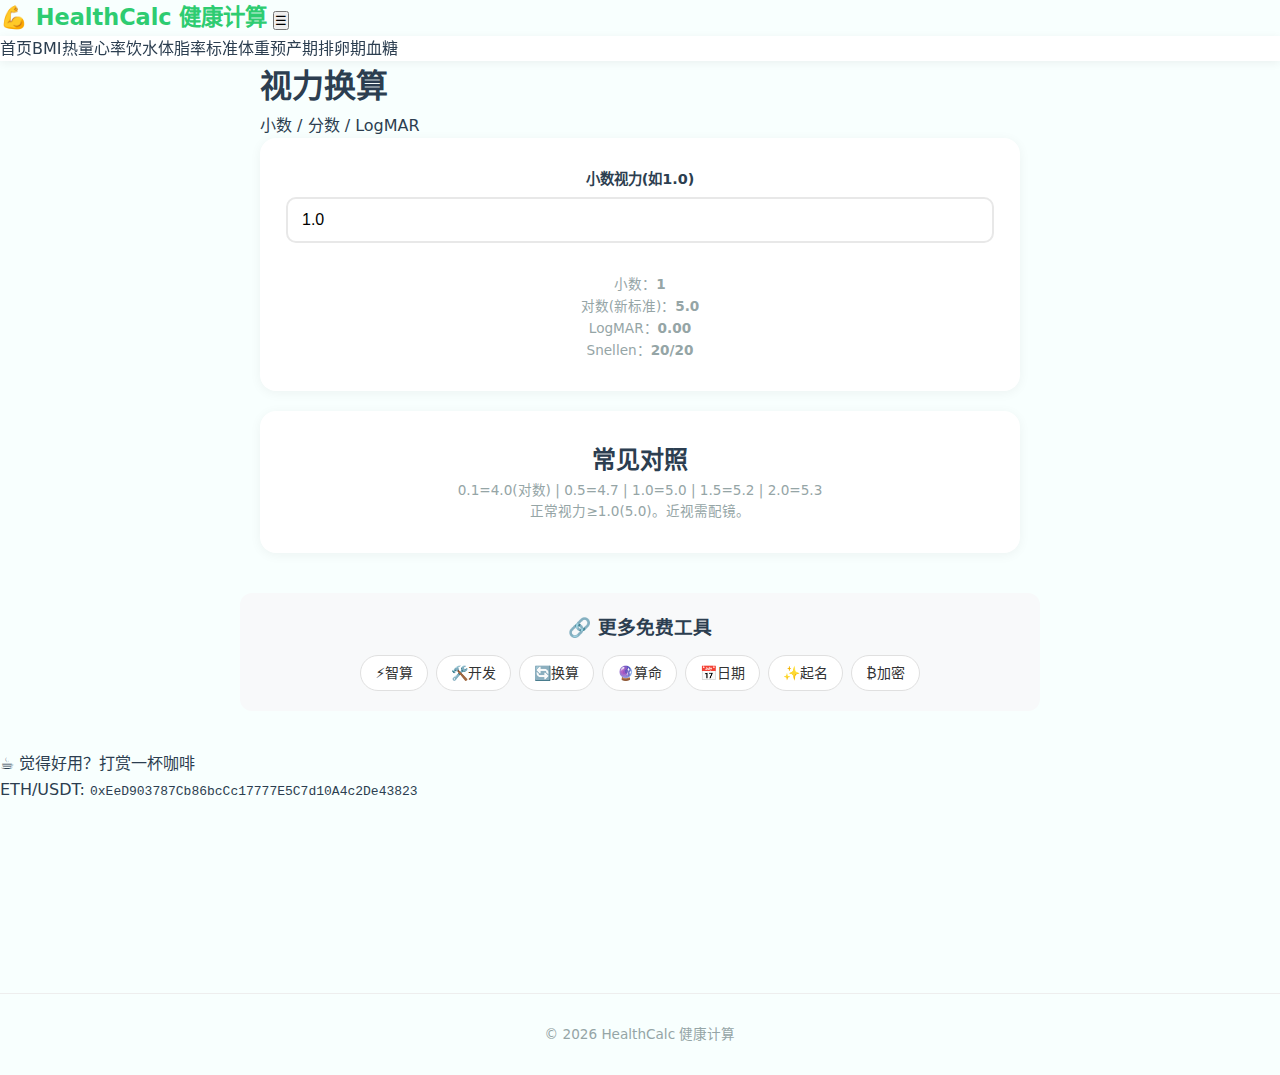
<file: vision.html>
<!DOCTYPE html>
<html lang="zh-CN">
<head>
<meta charset="UTF-8">
<meta name="viewport" content="width=device-width,initial-scale=1.0">
<title>视力换算 | HealthCalc</title>
<meta name="description" content="视力小数/分数/LogMAR互转。">
<meta name="keywords" content="视力换算,视力表">
<link rel="canonical" href="https://rorojiao.github.io/healthcalc/vision.html">
<link rel="stylesheet" href="style.css">
<meta property="og:title" content="视力换算 | HealthCalc">
<meta property="og:description" content="视力小数/分数/LogMAR互转。">
<meta property="og:type" content="website">
<meta property="og:url" content="https://rorojiao.github.io/healthcalc/vision.html">
<meta name="twitter:card" content="summary">
<script type="application/ld+json">
{"@context":"https://schema.org","@type":"WebApplication","name":"视力换算","url":"https://rorojiao.github.io/healthcalc/vision.html","description":"视力小数/分数/LogMAR互转。"}</script>
</head>
<body>
<header class="header"><div class="header-inner">
<a href="index.html" class="logo">💪 HealthCalc 健康计算</a>
<button class="nav-toggle" onclick="document.querySelector('.nav').classList.toggle('open')">☰</button>
<nav class="nav"><a href="index.html">首页</a><a href="bmi.html">BMI</a><a href="calories.html">热量</a><a href="heart-rate.html">心率</a><a href="water.html">饮水</a><a href="body-fat.html">体脂率</a><a href="ideal-weight.html">标准体重</a><a href="pregnancy.html">预产期</a><a href="ovulation.html">排卵期</a><a href="blood-sugar.html">血糖</a></nav>
</div></header>
<div class="container">
<h1>视力换算</h1><p class="subtitle">小数 / 分数 / LogMAR</p><div class="card"><div class="form-group"><label>小数视力(如1.0)</label><input type="number" id="v" value="1.0" step="0.1" min="0.1" max="2.0" oninput="conv()"></div><div id="r" style="margin-top:15px;font-size:18px"></div></div><div class="card" style="margin-top:20px"><h2>常见对照</h2><p>0.1=4.0(对数) | 0.5=4.7 | 1.0=5.0 | 1.5=5.2 | 2.0=5.3</p><p>正常视力≥1.0(5.0)。近视需配镜。</p></div><script>function conv(){const v=+document.getElementById("v").value;const log5=5+Math.log10(v);const logmar=-Math.log10(v);const snellen=Math.round(20/v);document.getElementById("r").innerHTML="<p>小数：<b>"+v+"</b></p><p>对数(新标准)：<b>"+log5.toFixed(1)+"</b></p><p>LogMAR：<b>"+logmar.toFixed(2)+"</b></p><p>Snellen：<b>20/"+snellen+"</b></p>"}conv()</script>
</div>
<div class="more-tools" style="max-width:800px;margin:40px auto;padding:20px;background:#f8f9fa;border-radius:12px;text-align:center">
<h3 style="margin-bottom:12px">🔗 更多免费工具</h3>
<div style="display:flex;flex-wrap:wrap;gap:8px;justify-content:center"><a href="https://rorojiao.github.io/calcsmart/" style="padding:6px 14px;background:#fff;border-radius:20px;text-decoration:none;color:#333;border:1px solid #e0e0e0;font-size:14px">⚡智算</a>
<a href="https://rorojiao.github.io/devtoolbox/" style="padding:6px 14px;background:#fff;border-radius:20px;text-decoration:none;color:#333;border:1px solid #e0e0e0;font-size:14px">🛠️开发</a>
<a href="https://rorojiao.github.io/unitswitch/" style="padding:6px 14px;background:#fff;border-radius:20px;text-decoration:none;color:#333;border:1px solid #e0e0e0;font-size:14px">🔄换算</a>
<a href="https://rorojiao.github.io/fortune-tools/" style="padding:6px 14px;background:#fff;border-radius:20px;text-decoration:none;color:#333;border:1px solid #e0e0e0;font-size:14px">🔮算命</a>
<a href="https://rorojiao.github.io/datecalc/" style="padding:6px 14px;background:#fff;border-radius:20px;text-decoration:none;color:#333;border:1px solid #e0e0e0;font-size:14px">📅日期</a>
<a href="https://rorojiao.github.io/namegenius/" style="padding:6px 14px;background:#fff;border-radius:20px;text-decoration:none;color:#333;border:1px solid #e0e0e0;font-size:14px">✨起名</a>
<a href="https://rorojiao.github.io/cryptogauge/" style="padding:6px 14px;background:#fff;border-radius:20px;text-decoration:none;color:#333;border:1px solid #e0e0e0;font-size:14px">₿加密</a></div></div>
<div class="donate"><p>☕ 觉得好用？打赏一杯咖啡</p><p>ETH/USDT: <code>0xEeD903787Cb86bcCc17777E5C7d10A4c2De43823</code></p></div>
<div style="text-align:center;margin:20px auto;max-width:728px;"><iframe data-aa="2427662" src="//acceptable.a-ads.com/2427662/?size=Adaptive" style="border:0;padding:0;width:100%;height:auto;min-height:60px;overflow:hidden;display:block;margin:auto;"></iframe></div>
<footer class="footer">© 2026 HealthCalc 健康计算</footer>
<script>fetch("https://site-analytics.cap.1ktower.com/hit?s="+encodeURIComponent(location.hostname)+"&p="+encodeURIComponent(location.pathname)).catch(()=>{})</script>
</body>
</html>
</file>
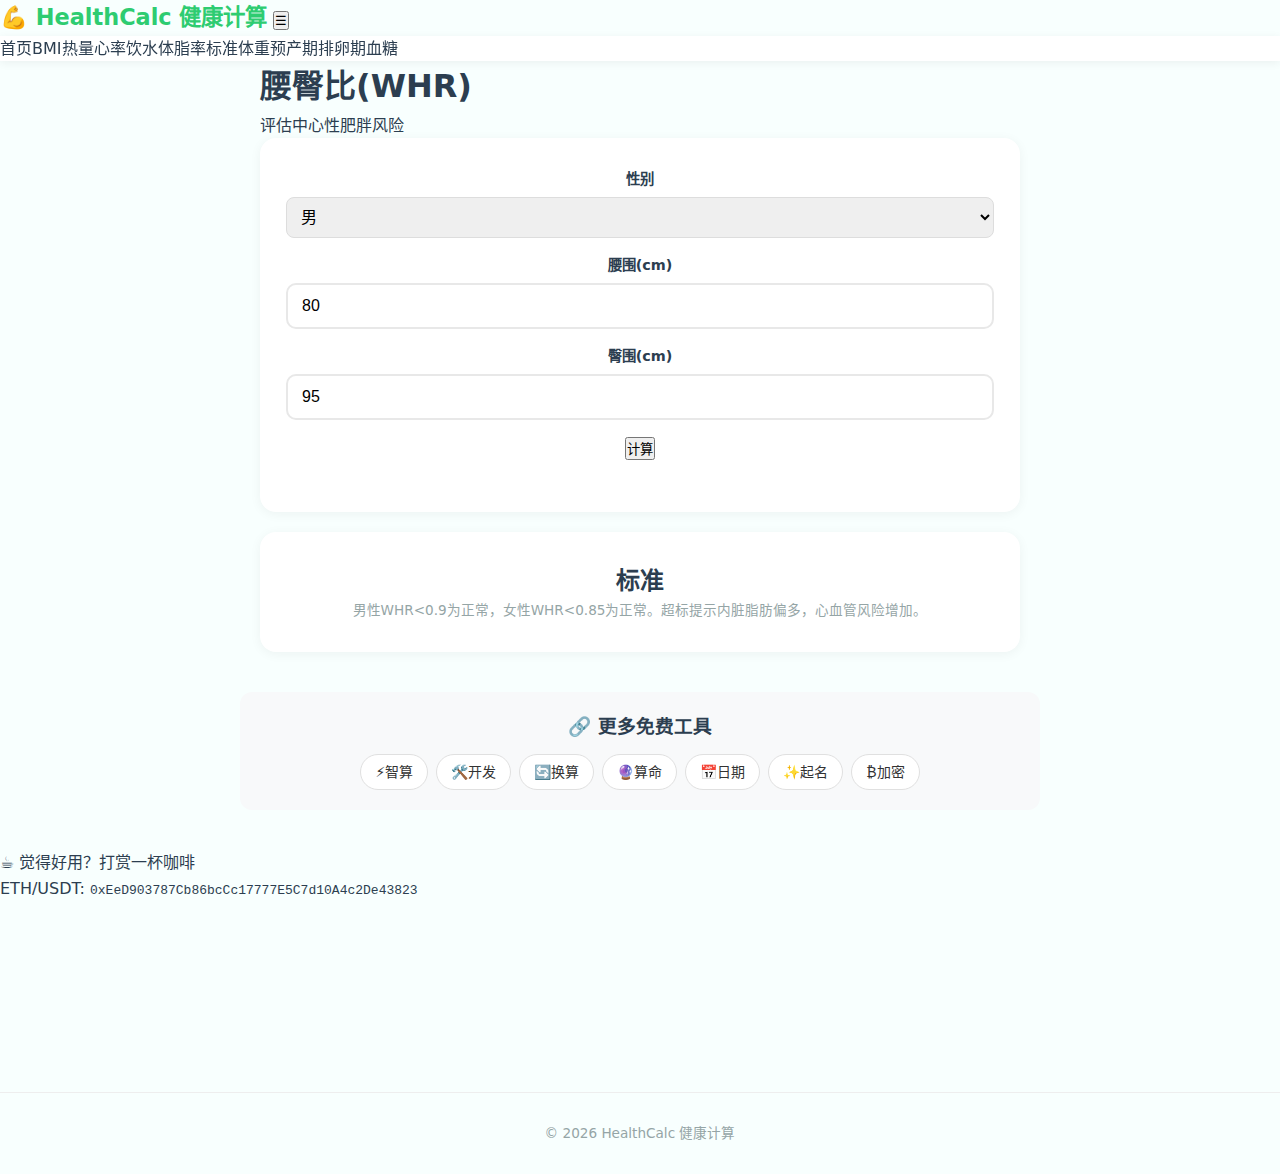
<file: waist.html>
<!DOCTYPE html>
<html lang="zh-CN">
<head>
<meta charset="UTF-8">
<meta name="viewport" content="width=device-width,initial-scale=1.0">
<title>腰臀比计算器 | HealthCalc</title>
<meta name="description" content="计算腰臀比评估健康风险。">
<meta name="keywords" content="腰臀比,WHR计算">
<link rel="canonical" href="https://rorojiao.github.io/healthcalc/waist.html">
<link rel="stylesheet" href="style.css">
<meta property="og:title" content="腰臀比计算器 | HealthCalc">
<meta property="og:description" content="计算腰臀比评估健康风险。">
<meta property="og:type" content="website">
<meta property="og:url" content="https://rorojiao.github.io/healthcalc/waist.html">
<meta name="twitter:card" content="summary">
<script type="application/ld+json">
{"@context":"https://schema.org","@type":"WebApplication","name":"腰臀比计算器","url":"https://rorojiao.github.io/healthcalc/waist.html","description":"计算腰臀比评估健康风险。"}</script>
</head>
<body>
<header class="header"><div class="header-inner">
<a href="index.html" class="logo">💪 HealthCalc 健康计算</a>
<button class="nav-toggle" onclick="document.querySelector('.nav').classList.toggle('open')">☰</button>
<nav class="nav"><a href="index.html">首页</a><a href="bmi.html">BMI</a><a href="calories.html">热量</a><a href="heart-rate.html">心率</a><a href="water.html">饮水</a><a href="body-fat.html">体脂率</a><a href="ideal-weight.html">标准体重</a><a href="pregnancy.html">预产期</a><a href="ovulation.html">排卵期</a><a href="blood-sugar.html">血糖</a></nav>
</div></header>
<div class="container">
<h1>腰臀比(WHR)</h1><p class="subtitle">评估中心性肥胖风险</p><div class="card"><div class="form-row"><div class="form-group"><label>性别</label><select id="sex" style="width:100%;padding:10px;border-radius:8px;border:1px solid #ddd"><option value="m">男</option><option value="f">女</option></select></div></div><div class="form-row"><div class="form-group"><label>腰围(cm)</label><input type="number" id="waist" value="80"></div><div class="form-group"><label>臀围(cm)</label><input type="number" id="hip" value="95"></div></div><button class="btn" onclick="calc()">计算</button><div id="r" style="margin-top:20px;font-size:18px"></div></div><div class="card" style="margin-top:20px"><h2>标准</h2><p>男性WHR&lt;0.9为正常，女性WHR&lt;0.85为正常。超标提示内脏脂肪偏多，心血管风险增加。</p></div><script>function calc(){const s=document.getElementById("sex").value,w=+document.getElementById("waist").value,h=+document.getElementById("hip").value;const whr=w/h;const limit=s==="m"?0.9:0.85;const ok=whr<limit;document.getElementById("r").innerHTML="<p>腰臀比：<b style=font-size:24px;color:"+(ok?"green":"red")+">"+whr.toFixed(3)+"</b></p><p>"+(ok?"✅ 正常":"⚠️ 偏高，注意健康")+"</p>"}</script>
</div>
<div class="more-tools" style="max-width:800px;margin:40px auto;padding:20px;background:#f8f9fa;border-radius:12px;text-align:center">
<h3 style="margin-bottom:12px">🔗 更多免费工具</h3>
<div style="display:flex;flex-wrap:wrap;gap:8px;justify-content:center"><a href="https://rorojiao.github.io/calcsmart/" style="padding:6px 14px;background:#fff;border-radius:20px;text-decoration:none;color:#333;border:1px solid #e0e0e0;font-size:14px">⚡智算</a>
<a href="https://rorojiao.github.io/devtoolbox/" style="padding:6px 14px;background:#fff;border-radius:20px;text-decoration:none;color:#333;border:1px solid #e0e0e0;font-size:14px">🛠️开发</a>
<a href="https://rorojiao.github.io/unitswitch/" style="padding:6px 14px;background:#fff;border-radius:20px;text-decoration:none;color:#333;border:1px solid #e0e0e0;font-size:14px">🔄换算</a>
<a href="https://rorojiao.github.io/fortune-tools/" style="padding:6px 14px;background:#fff;border-radius:20px;text-decoration:none;color:#333;border:1px solid #e0e0e0;font-size:14px">🔮算命</a>
<a href="https://rorojiao.github.io/datecalc/" style="padding:6px 14px;background:#fff;border-radius:20px;text-decoration:none;color:#333;border:1px solid #e0e0e0;font-size:14px">📅日期</a>
<a href="https://rorojiao.github.io/namegenius/" style="padding:6px 14px;background:#fff;border-radius:20px;text-decoration:none;color:#333;border:1px solid #e0e0e0;font-size:14px">✨起名</a>
<a href="https://rorojiao.github.io/cryptogauge/" style="padding:6px 14px;background:#fff;border-radius:20px;text-decoration:none;color:#333;border:1px solid #e0e0e0;font-size:14px">₿加密</a></div></div>
<div class="donate"><p>☕ 觉得好用？打赏一杯咖啡</p><p>ETH/USDT: <code>0xEeD903787Cb86bcCc17777E5C7d10A4c2De43823</code></p></div>
<div style="text-align:center;margin:20px auto;max-width:728px;"><iframe data-aa="2427662" src="//acceptable.a-ads.com/2427662/?size=Adaptive" style="border:0;padding:0;width:100%;height:auto;min-height:60px;overflow:hidden;display:block;margin:auto;"></iframe></div>
<footer class="footer">© 2026 HealthCalc 健康计算</footer>
<script>fetch("https://site-analytics.cap.1ktower.com/hit?s="+encodeURIComponent(location.hostname)+"&p="+encodeURIComponent(location.pathname)).catch(()=>{})</script>
</body>
</html>
</file>
<file: style.css>
*{margin:0;padding:0;box-sizing:border-box}
:root{--green:#2ecc71;--dark:#27ae60;--light:#e8f8f0;--text:#2c3e50;--gray:#95a5a6;--bg:#f8fffe}
body{font-family:'Segoe UI',system-ui,-apple-system,sans-serif;background:var(--bg);color:var(--text);line-height:1.6}
a{text-decoration:none;color:inherit}
.container{max-width:800px;margin:0 auto;padding:0 20px}

/* NAV */
nav{background:#fff;box-shadow:0 2px 10px rgba(0,0,0,.06);position:sticky;top:0;z-index:100}
nav .container{display:flex;align-items:center;justify-content:space-between;height:60px}
.logo{font-size:1.4rem;font-weight:700;color:var(--green)}
.logo span{margin-right:4px}
.nav-links{display:flex;gap:6px;align-items:center;flex-wrap:wrap}
.nav-links a{padding:6px 12px;border-radius:8px;font-size:.85rem;transition:.2s}
.nav-links a:hover,.nav-links a.active{background:var(--light);color:var(--green)}
.lang-sw{display:flex;gap:2px;margin-left:8px}
.lang-sw button{border:1px solid #ddd;background:#fff;padding:3px 8px;border-radius:6px;font-size:.75rem;cursor:pointer;transition:.2s}
.lang-sw button.active{background:var(--green);color:#fff;border-color:var(--green)}

/* HERO */
.hero{text-align:center;padding:60px 20px 40px}
.hero h1{font-size:2.2rem;margin-bottom:12px}
.hero h1 .accent{color:var(--green)}
.hero p{color:var(--gray);font-size:1.1rem;max-width:500px;margin:0 auto}

/* CARDS */
.cards{display:grid;grid-template-columns:repeat(auto-fill,minmax(220px,1fr));gap:20px;padding:20px 0 60px}
.card{background:#fff;border-radius:16px;padding:28px 24px;text-align:center;box-shadow:0 2px 12px rgba(0,0,0,.05);transition:.3s;cursor:pointer;border:2px solid transparent}
.card:hover{transform:translateY(-4px);border-color:var(--green);box-shadow:0 8px 24px rgba(46,204,113,.15)}
.card .icon{font-size:2.4rem;margin-bottom:12px}
.card h3{font-size:1.1rem;margin-bottom:6px}
.card p{font-size:.85rem;color:var(--gray)}

/* CALC PAGE */
.calc-page{padding:30px 0 60px}
.calc-page h1{text-align:center;font-size:1.8rem;margin-bottom:8px}
.calc-page .subtitle{text-align:center;color:var(--gray);margin-bottom:30px}
.calc-box{background:#fff;border-radius:16px;padding:32px;box-shadow:0 2px 16px rgba(0,0,0,.06);max-width:600px;margin:0 auto}
label{display:block;font-weight:600;margin-bottom:6px;font-size:.9rem}
input,select{width:100%;padding:12px 14px;border:2px solid #e8e8e8;border-radius:10px;font-size:1rem;margin-bottom:16px;transition:.2s;outline:none}
input:focus,select:focus{border-color:var(--green)}
.row{display:flex;gap:12px}
.row>*{flex:1}
button.calc-btn{width:100%;padding:14px;background:var(--green);color:#fff;border:none;border-radius:12px;font-size:1.05rem;font-weight:600;cursor:pointer;transition:.2s}
button.calc-btn:hover{background:var(--dark)}

/* RESULT */
.result{margin-top:24px;padding:24px;background:var(--light);border-radius:14px;display:none}
.result.show{display:block}
.result h2{text-align:center;font-size:2rem;color:var(--green);margin-bottom:4px}
.result .label{text-align:center;color:var(--gray);font-size:.9rem;margin-bottom:16px}
.result .advice{padding:14px;background:#fff;border-radius:10px;font-size:.9rem;line-height:1.7}
.result .advice strong{color:var(--green)}

/* BMI BAR */
.bmi-bar{height:18px;border-radius:9px;background:linear-gradient(90deg,#3498db 0%,#2ecc71 25%,#f1c40f 50%,#e67e22 75%,#e74c3c 100%);position:relative;margin:16px 0 8px}
.bmi-marker{width:4px;height:26px;background:var(--text);border-radius:2px;position:absolute;top:-4px;transition:.4s}
.bmi-labels{display:flex;justify-content:space-between;font-size:.7rem;color:var(--gray)}

/* HR ZONES */
.zone{display:flex;align-items:center;gap:12px;padding:10px 14px;border-radius:10px;margin-bottom:8px;font-size:.9rem}
.zone .dot{width:14px;height:14px;border-radius:50%;flex-shrink:0}
.zone-fat{background:#e8f8f0}.zone-fat .dot{background:#2ecc71}
.zone-aero{background:#ebf5fb}.zone-aero .dot{background:#3498db}
.zone-ana{background:#fdedec}.zone-ana .dot{background:#e74c3c}

/* SLEEP */
.sleep-times{display:grid;grid-template-columns:repeat(auto-fill,minmax(140px,1fr));gap:12px;margin-top:16px}
.sleep-card{background:#fff;border-radius:12px;padding:16px;text-align:center;border:2px solid #e8e8e8}
.sleep-card.recommended{border-color:var(--green);background:var(--light)}
.sleep-card .time{font-size:1.4rem;font-weight:700;color:var(--text)}
.sleep-card .cycles{font-size:.8rem;color:var(--gray)}

/* FOOTER */
footer{text-align:center;padding:30px 20px;border-top:1px solid #eee;font-size:.85rem;color:var(--gray)}
footer .tip-btn{display:inline-block;margin-top:10px;padding:8px 20px;background:var(--green);color:#fff;border-radius:10px;font-size:.85rem;cursor:pointer;border:none;transition:.2s}
footer .tip-btn:hover{background:var(--dark)}
.tip-addr{font-size:.7rem;color:var(--gray);margin-top:6px;word-break:break-all}

@media(max-width:600px){
  .hero h1{font-size:1.6rem}
  .nav-links a{padding:4px 8px;font-size:.78rem}
  .calc-box{padding:20px}
  .row{flex-direction:column;gap:0}
}
</file>
